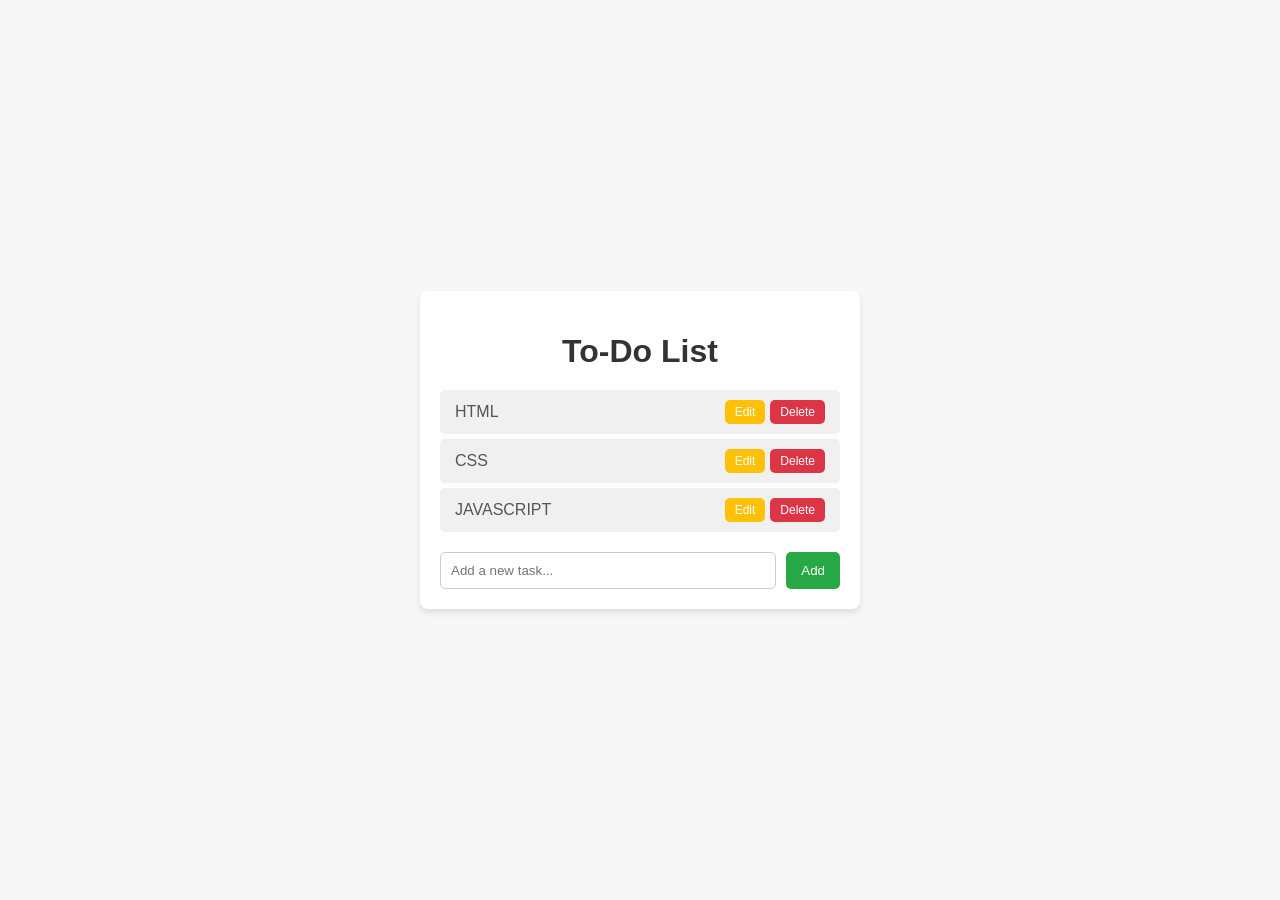
<file: index.html>
<!DOCTYPE html>
<html lang="en">
  <head>
    <meta charset="UTF-8">
    <meta name="viewport" content="width=device-width, initial-scale=1.0">
    <title>To-Do List</title>
  </head>
  <body>
    <div class="container">
      <h1>To-Do List</h1>
      <ul class="todo-list">
        <li> HTML <div class="actions">
            <button class="edit">Edit</button>
            <button class="delete">Delete</button>
          </div>
        </li>
        <li> CSS <div class="actions">
            <button class="edit">Edit</button>
            <button class="delete">Delete</button>
          </div>
        </li>
        <li> JAVASCRIPT <div class="actions">
            <button class="edit">Edit</button>
            <button class="delete">Delete</button>
          </div>
        </li>
      </ul>
      <form class="add-todo">
        <input type="text" placeholder="Add a new task..." required>
        <button type="submit">Add</button>
      </form>
    </div>

    <style>
      body {
        font-family: Arial, sans-serif;
        background-color: #f7f7f7;
        margin: 0;
        padding: 0;
        display: flex;
        justify-content: center;
        align-items: center;
        height: 100vh;
      }

      .container {
        background: #ffffff;
        padding: 20px;
        border-radius: 8px;
        box-shadow: 0 4px 6px rgba(0, 0, 0, 0.1);
        width: 100%;
        max-width: 400px;
        text-align: center;
      }

      h1 {
        margin-bottom: 20px;
        color: #333;
      }

      .todo-list {
        list-style: none;
        padding: 0;
        margin: 0;
        margin-bottom: 20px;
      }

      .todo-list li {
        background: #f0f0f0;
        margin: 5px 0;
        padding: 10px 15px;
        border-radius: 5px;
        display: flex;
        justify-content: space-between;
        align-items: center;
        font-size: 16px;
        color: #555;
        position: relative;
      }

      .actions {
        display: flex;
        gap: 5px;
      }

      .actions .edit,
      .actions .delete {
        border: none;
        border-radius: 5px;
        padding: 5px 10px;
        font-size: 12px;
        cursor: pointer;
      }

      .actions .edit {
        background: #ffc107;
        color: #fff;
      }

      .actions .edit:hover {
        background: #e0a800;
      }

      .actions .delete {
        background: #dc3545;
        color: #fff;
      }

      .actions .delete:hover {
        background: #c82333;
      }

      form.add-todo {
        display: flex;
        gap: 10px;
      }

      form.add-todo input {
        flex: 1;
        padding: 10px;
        border: 1px solid #ccc;
        border-radius: 5px;
      }

      form.add-todo button {
        background: #28a745;
        color: #fff;
        border: none;
        border-radius: 5px;
        padding: 10px 15px;
        cursor: pointer;
      }

      form.add-todo button:hover {
        background: #218838;
      }
    </style>
  </body>
</html>
</file>
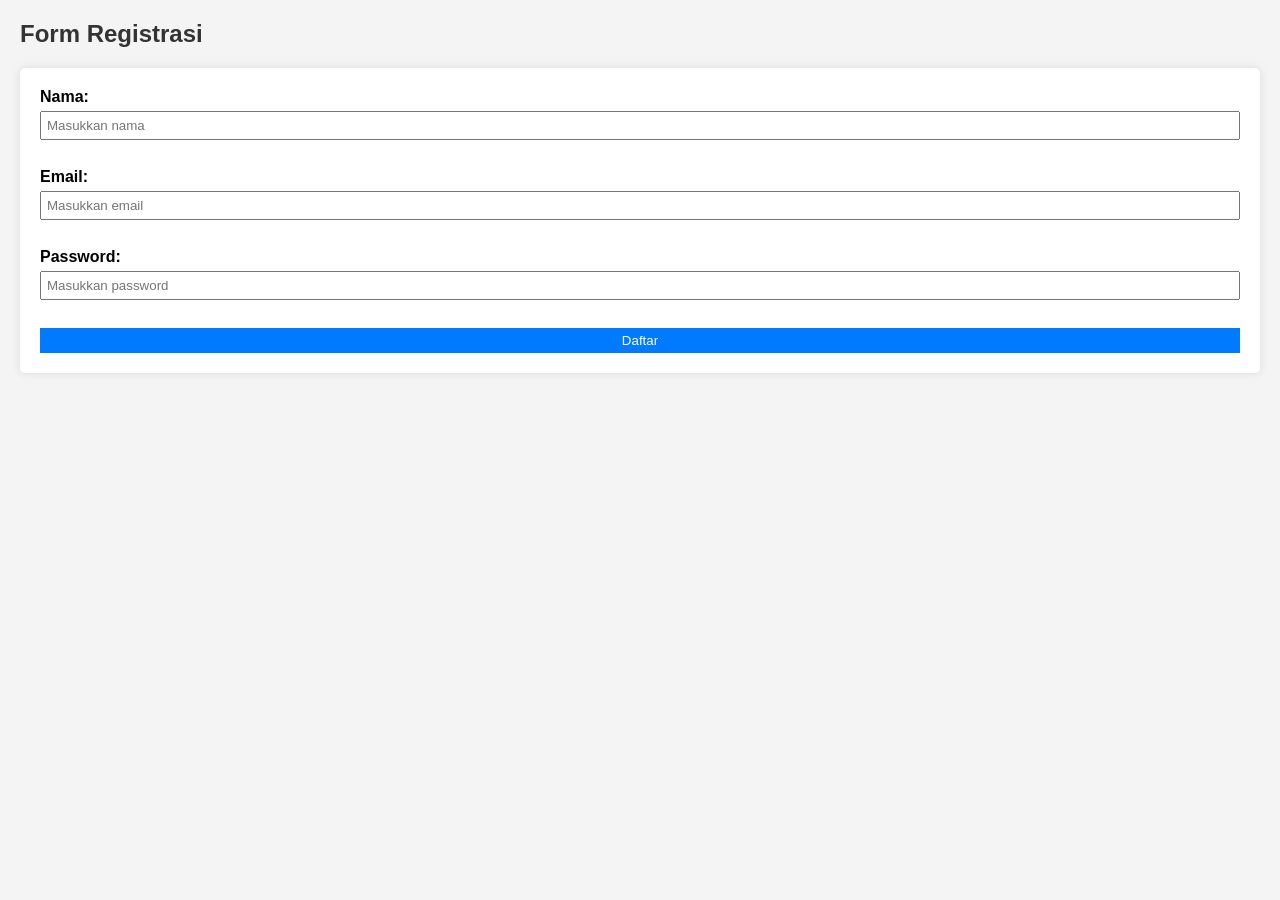
<file: codelab/bagian2/index.html>
<!DOCTYPE html>
<html lang="en">
<head>
    <meta charset="UTF-8">
    <meta name="viewport" content="width=device-width, initial-scale=1.0">
    <title>Form Validation Sederhana</title>
    <link rel="stylesheet" href="styles.css">
</head>
<body>
    <h2>Form Registrasi</h2>
    <form id="registrationForm">
        <label for="name">Nama:</label>
        <input type="text" id="name" placeholder="Masukkan nama">
        <small class="error" id="nameError"></small>
        <br><br>
        
        <label for="email">Email:</label>
        <input type="email" id="email" placeholder="Masukkan email">
        <small class="error" id="emailError"></small>
        <br><br>
        
        <label for="password">Password:</label>
        <input type="password" id="password" placeholder="Masukkan password">
        <small class="error" id="passwordError"></small>
        <br><br>
        
        <button type="button" onclick="validateForm()">Daftar</button>
    </form>
    
    <script src="script.js"></script>
</body>
</html>
</file>
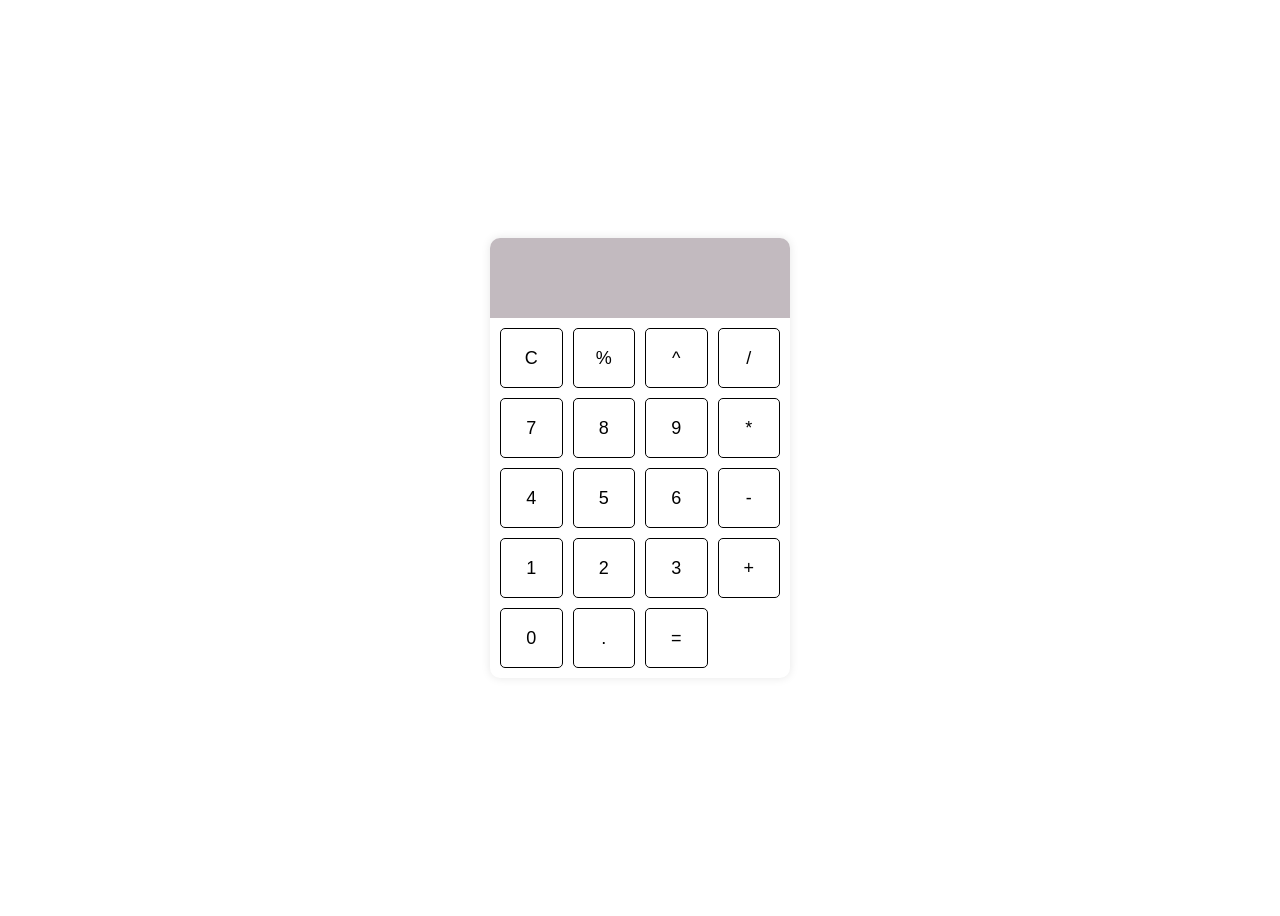
<file: demo/Tugas1/index.html>
<!DOCTYPE html>
<html lang="en">
<head>
    <meta charset="UTF-8">
    <meta name="viewport" content="width=device-width, initial-scale=1.0">
    <title>Calculator</title>
    <link rel="stylesheet" href="style.css">
</head>
<body>
    <div class="calculator">
        <input type="text" id="display" readonly>
        <div class="buttons">
            <button onclick="clearDisplay()">C</button>
            <button onclick="appendToDisplay('%')">%</button>
            <button onclick="appendToDisplay('^')">^</button>
            <button onclick="appendToDisplay('/')">/</button>

            <button onclick="appendToDisplay('7')">7</button>
            <button onclick="appendToDisplay('8')">8</button>
            <button onclick="appendToDisplay('9')">9</button>
            <button onclick="appendToDisplay('*')">*</button>

            <button onclick="appendToDisplay('4')">4</button>
            <button onclick="appendToDisplay('5')">5</button>
            <button onclick="appendToDisplay('6')">6</button>
            <button onclick="appendToDisplay('-')">-</button>

            <button onclick="appendToDisplay('1')">1</button>
            <button onclick="appendToDisplay('2')">2</button>
            <button onclick="appendToDisplay('3')">3</button>
            <button onclick="appendToDisplay('+')">+</button>

            <button onclick="appendToDisplay('0')">0</button>
            <button onclick="appendToDisplay('.')">.</button>
            <button onclick="calculate()">=</button>
        </div>
    </div>
    <script src="script.js"></script>
</body>
</html>
</file>
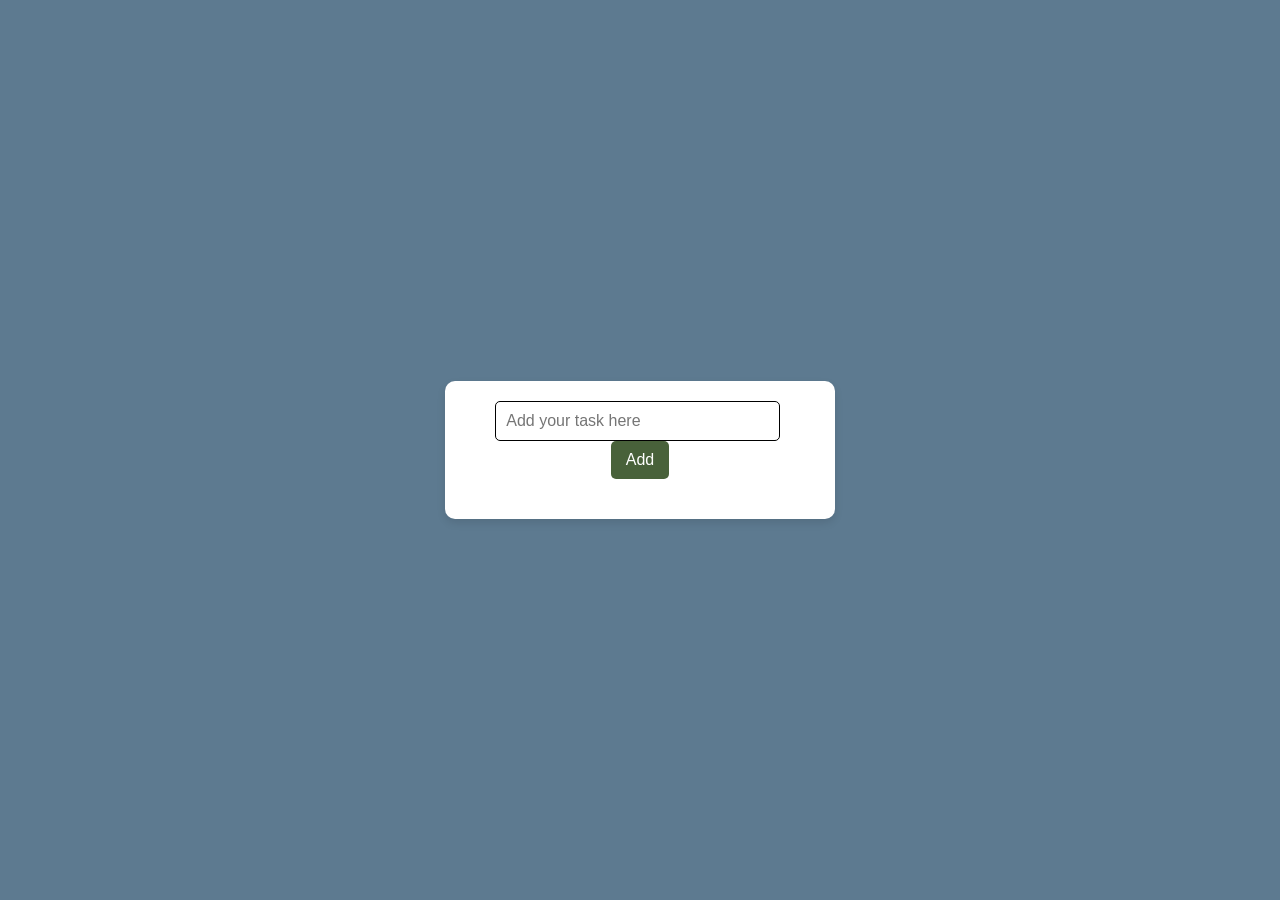
<file: demo/Tugas2/index.html>
<!DOCTYPE html>
<html lang="en">
<head>
    <meta charset="UTF-8">
    <meta name="viewport" content="width=device-width, initial-scale=1.0">
    <title>To-Do List</title>
    <link rel="stylesheet" href="style.css">
</head>
<body>
    <div class="todo-container">
        <input type="text" id="todo-input" placeholder="Add your task here">
        <button id="add-button" onclick="addTodo()">Add</button>
        <ul id="todo-list"></ul>
    </div>
    <script src="script.js"></script>
</body>
</html>
</file>
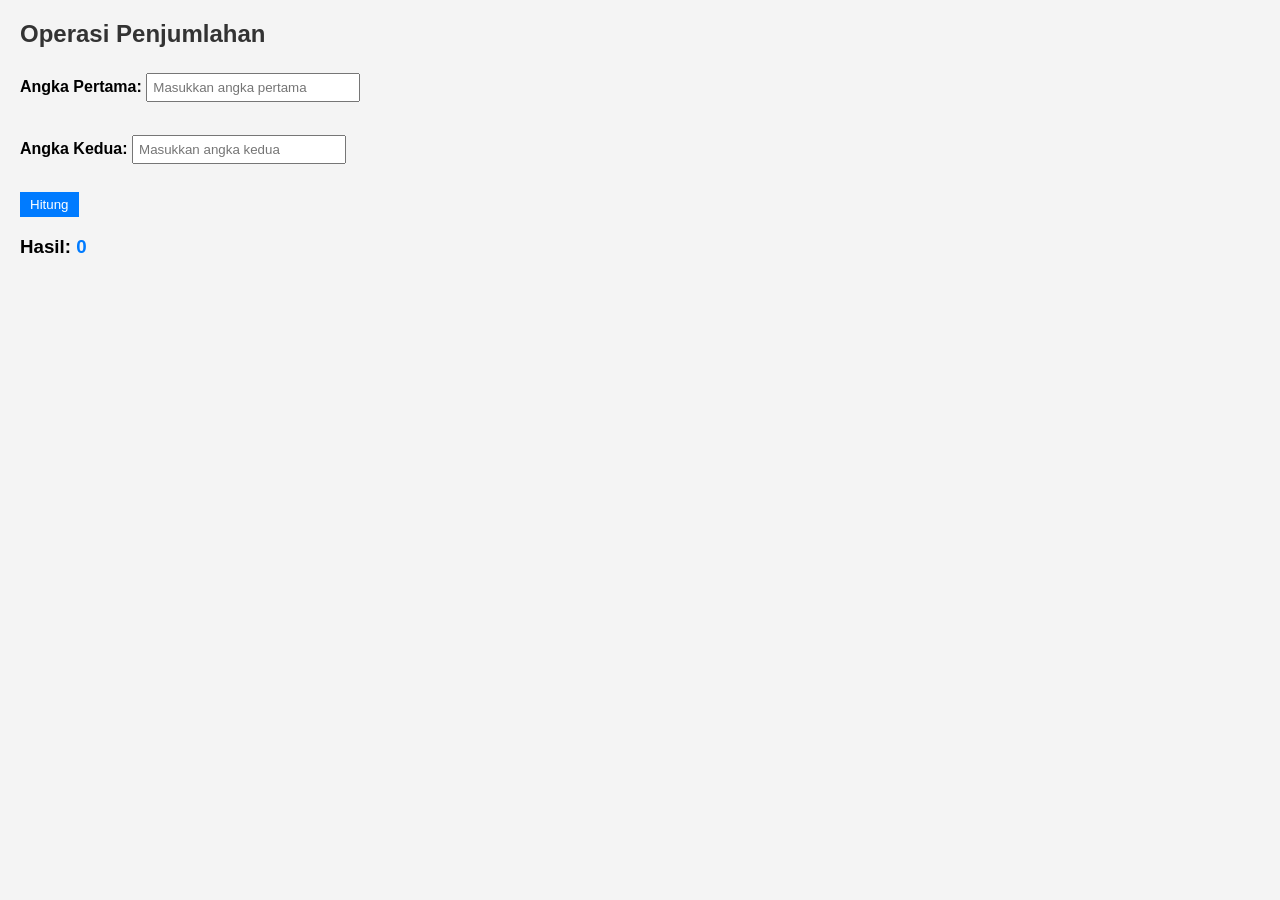
<file: codelab/indeks.html>
<!DOCTYPE html>
<html lang="en">
<head>
    <meta charset="UTF-8">
    <meta name="viewport" content="width=device-width, initial-scale=1.0">
    <title>Operasi Penjumlahan</title>
    <link rel="stylesheet" href="styles.css">
</head>
<body>
    <h2>Operasi Penjumlahan</h2>
    <form>
        <label for="num1">Angka Pertama:</label>
        <input type="number" id="num1" placeholder="Masukkan angka pertama">
        <br><br>
        <label for="num2">Angka Kedua:</label>
        <input type="number" id="num2" placeholder="Masukkan angka kedua">
        <br><br>
        <button type="button" onclick="hitungPenjumlahan()">Hitung</button>
    </form>

    <h3>Hasil: <span id="hasil">0</span></h3>

    <script src="script.js"></script>
</body>
</html>
</file>
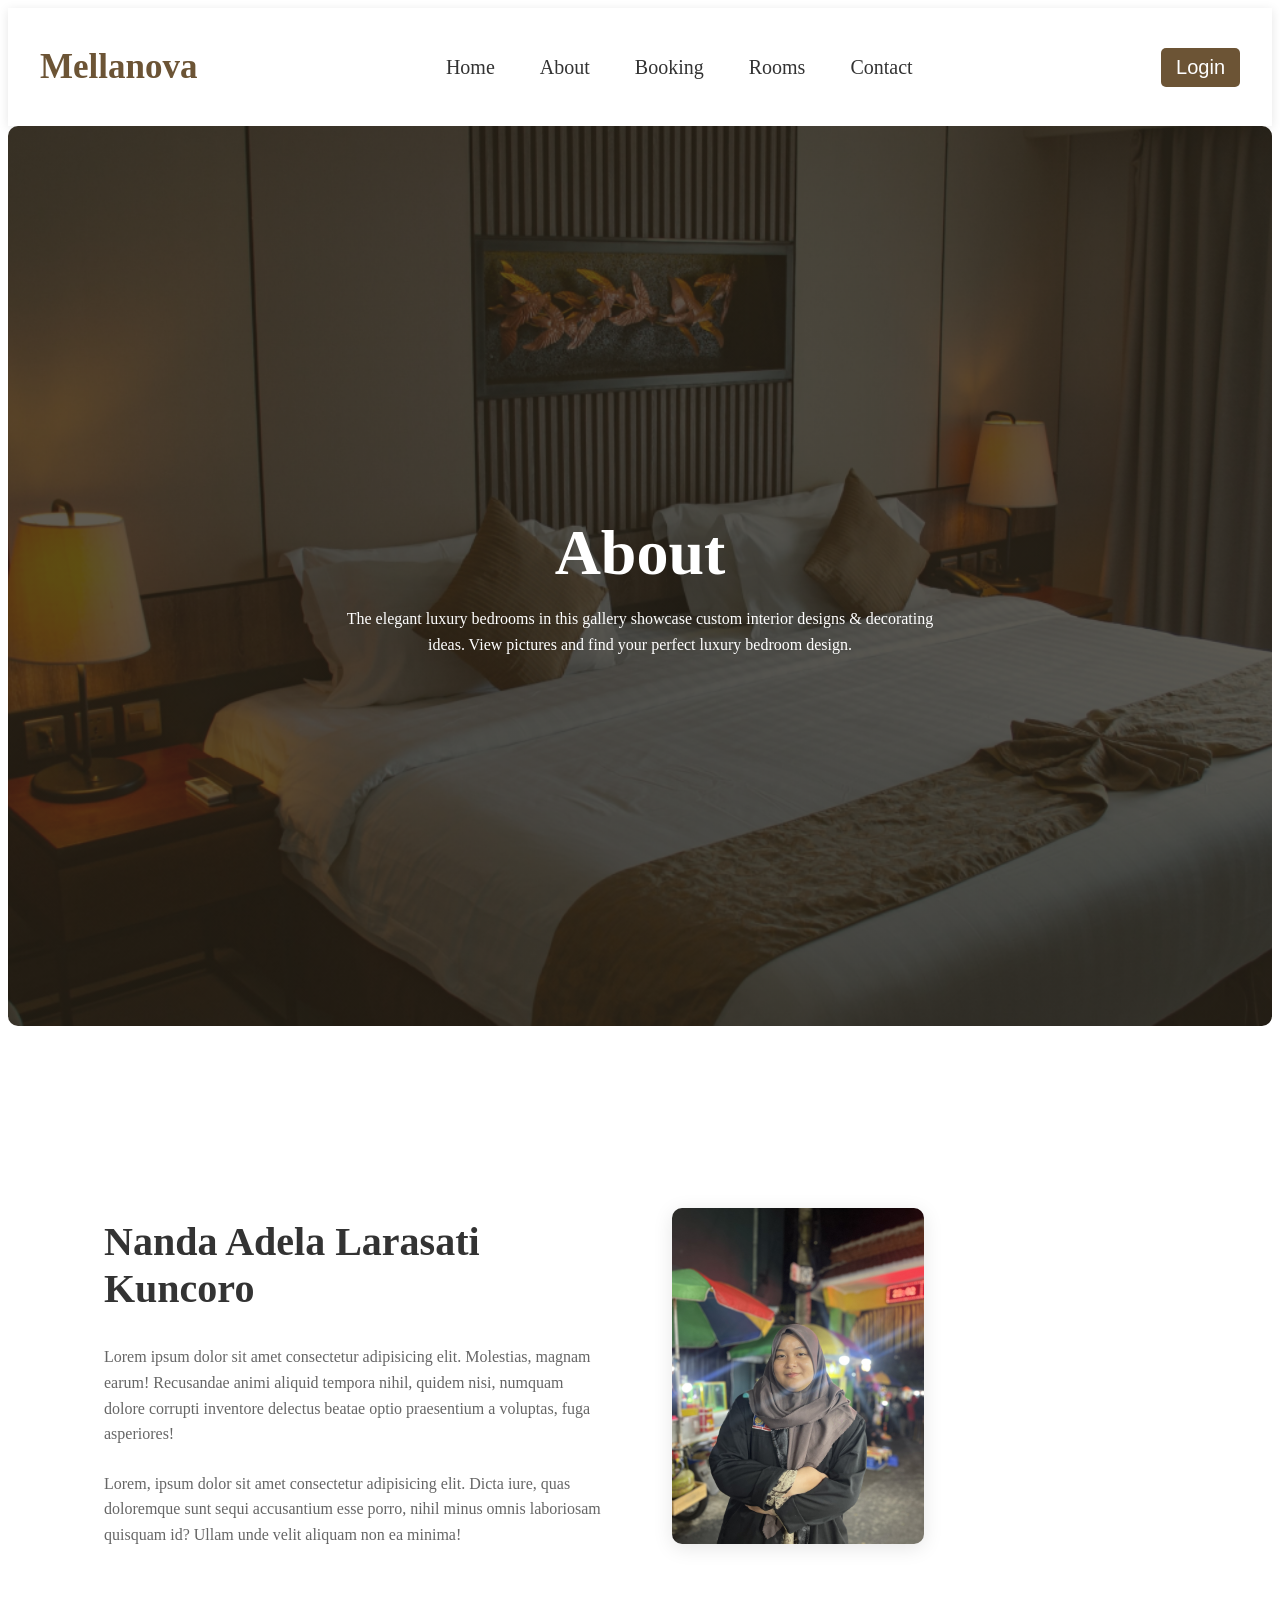
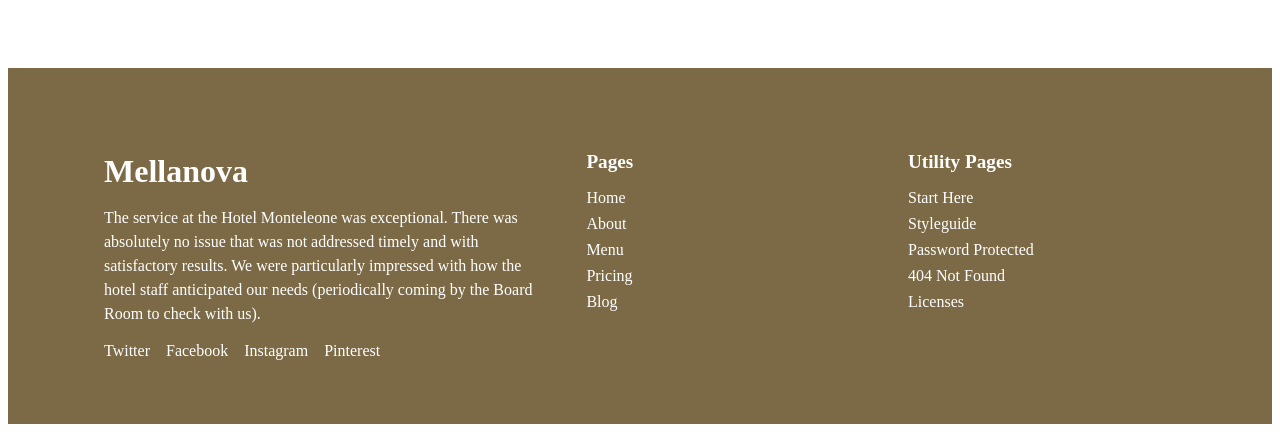
<file: demo/app/html/about.html>
<!DOCTYPE html>
<html lang="en">
<head>
  <meta charset="UTF-8">
  <meta name="viewport" content="width=device-width, initial-scale=1.0">
  <title>Mellanova Hotel</title>
  <link rel="stylesheet" href="../css/about_style.css">
</head>
<body>
  <!-- Navbar -->
  <nav class="nav">
    <div class="menu-nav">
      <h1 class="logo">Mellanova</h1> 
      <div class="menu">
        <a href="homepage.html" class="menu-nav">Home</a>
        <a href="about.html" class="menu-nav">About</a>
        <a href="booking.html" class="menu-nav">Booking</a>
        <a href="rooms.html" class="menu-nav">Rooms</a>
        <a href="contact.html" class="menu-nav">Contact</a>
      </div>
      <div class="right-menu">
        <button class="login">Login</button>
      </div>
    </div>
  </nav>

   <!-- Hero Section -->
   <section class="hero">
    <div class="hero-content">
        <h1>About</h1>
        <p>The elegant luxury bedrooms in this gallery showcase custom interior 
          designs & decorating ideas. View pictures and find your
           perfect luxury bedroom design.</p>
    </div>
    </section>

  <!-- About Section -->
  <section class="about-section">
    <div class="about-content">
        <div class="about-text">
            <h2>Nanda Adela Larasati Kuncoro</h2>
            <p>Lorem ipsum dolor sit amet consectetur adipisicing elit. Molestias, magnam earum! Recusandae animi aliquid tempora nihil, quidem nisi, numquam dolore corrupti inventore delectus beatae optio praesentium a voluptas, fuga asperiores!</p>
            <p>Lorem, ipsum dolor sit amet consectetur adipisicing elit. Dicta iure, quas doloremque sunt sequi accusantium esse porro, nihil minus omnis laboriosam quisquam id? Ullam unde velit aliquam non ea minima!</p>
        </div>
        <div class="about-image">
            <img src="../assets/profil.jpg" alt="About profil">
        </div>
    </div>
  </section>

  <!-- Footer -->
  <footer>
    <div class="footer-content">
      <div class="footer-info">
        <h1 class="logo-footer">Mellanova</h1> 
        <p>
          The service at the Hotel Monteleone was exceptional. There was absolutely 
          no issue that was not addressed timely and with satisfactory results. We were 
          particularly impressed with how the hotel staff anticipated our needs (periodically 
          coming by the Board Room to check with us).
        </p>
        <div class="social-links">
          <a href="#">Twitter</a>
          <a href="#">Facebook</a>
          <a href="#">Instagram</a>
          <a href="#">Pinterest</a>
        </div>
      </div>
      <div class="footer-links">
        <h3>Pages</h3>
        <a href="homepage.html">Home</a>
        <a href="#">About</a>
        <a href="menu.html">Menu</a>
        <a href="#">Pricing</a>
        <a href="#">Blog</a>
      </div>
      <div class="footer-links">
        <h3>Utility Pages</h3>
        <a href="#">Start Here</a>
        <a href="#">Styleguide</a>
        <a href="#">Password Protected</a>
        <a href="#">404 Not Found</a>
        <a href="#">Licenses</a>
      </div>
    </div>
  </footer>
</body>
</html>
</file>
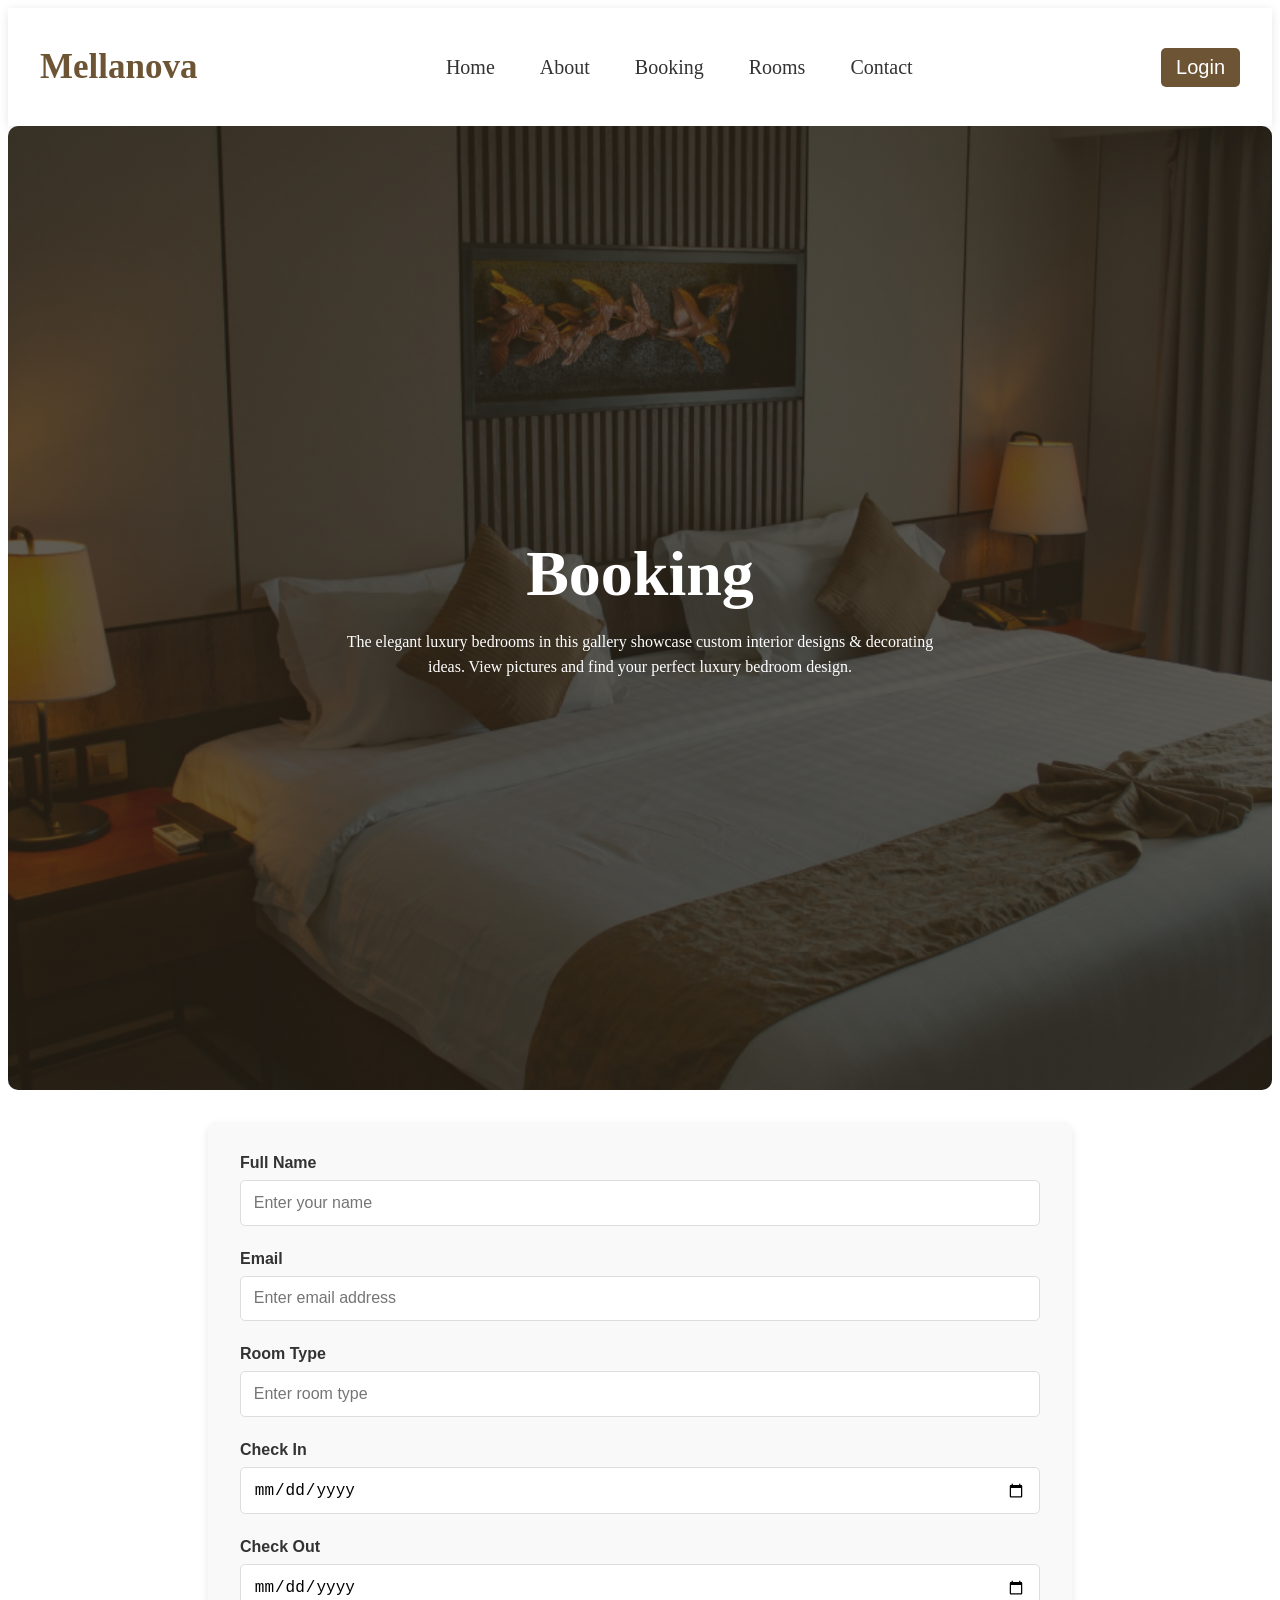
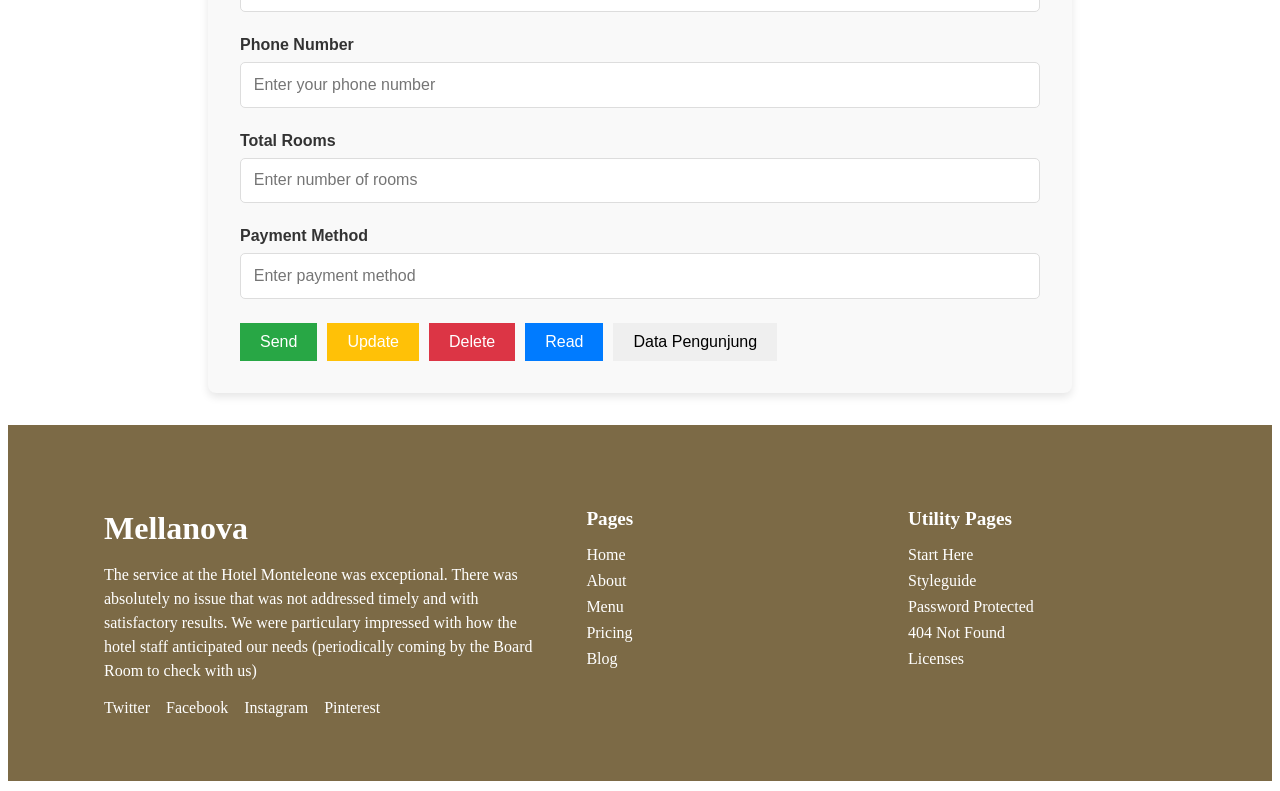
<file: demo/app/html/booking.html>
<!DOCTYPE html>
<html lang="en">
<head>
  <meta charset="UTF-8">
  <meta name="viewport" content="width=device-width, initial-scale=1.0">
  <title>Mellanova Hotel</title>
  <link rel="stylesheet" href="../css/booking_style.css">
</head>
<body>
    <form action="../php/booking.php" method="POST">
    <script src="../js/databackend.js" defer></script>
  <!-- Navbar -->
  <nav class="nav">
    <div class="menu-nav">
      <h1 class="logo">Mellanova</h1> 
      <div class="menu">
        <a href="homepage.html" class="menu-nav">Home</a>
        <a href="about.html" class="menu-nav">About</a>
        <a href="booking.html" class="menu-nav">Booking</a>
        <a href="rooms.html" class="menu-nav">Rooms</a>
        <a href="contact.html" class="menu-nav">Contact</a>
      </div>
      <div class="right-menu">
        <button class="login">Login</button>
      </div>
    </div>
  </nav>
   <!-- Hero Section -->
   <section class="hero">
    <div class="hero-content">
        <h1>Booking</h1>
        <p>The elegant luxury bedrooms in this gallery showcase custom interior 
          designs & decorating ideas. View pictures and find your
           perfect luxury bedroom design.</p>
      </div>
    </section>
 <!-- Booking Section -->
 <div class="container">
    <form action="" method="POST"> <!-- Ubah menjadi POST -->
        <div class="form-group">
            <label for="name">Full Name</label>
            <input type="text" id="name" name="full_name" placeholder="Enter your name" required>
        </div>
        <div class="form-group">
            <label for="email">Email</label>
            <input type="email" id="email" name="email" placeholder="Enter email address" required>
        </div>
        <div class="form-group">
            <label for="room-type">Room Type</label>
            <input type="text" id="room-type" name="room_type" placeholder="Enter room type" required>
        </div>
        <div class="form-group">
            <label for="check-in">Check In</label>
            <input type="date" id="check-in" name="check_in" placeholder="Select check-in date" required>
        </div>
        <div class="form-group">
            <label for="check-out">Check Out</label>
            <input type="date" id="check-out" name="check_out" placeholder="Select check-out date" required>
        </div>
        <div class="form-group">
            <label for="phone">Phone Number</label>
            <input type="tel" id="phone" name="phone_number" placeholder="Enter your phone number" required>
        </div>
        <div class="form-group">
            <label for="total-room">Total Rooms</label>
            <input type="number" id="total-room" name="total_rooms" placeholder="Enter number of rooms" required>
        </div>
        <div class="form-group">
            <label for="payment-method">Payment Method</label>
            <input type="text" id="payment-method" name="payment_method" placeholder="Enter payment method" required>
        </div>
        <div class="button-group">
            <button type="submit" id="submit-btn">Send</button>
            <button type="button" id="update-btn">Update</button>
            <button type="button" id="delete-btn">Delete</button>
            <button type="button" id="read-btn">Read</button>
            <button class="btn" onclick="location.href='data.html';">Data Pengunjung</button>
        </div>
    </form>
</div>

  <!-- Footer -->
<footer>
    <div class="footer-content">
        <div class="footer-info">
            <h1 class="logo-footer">Mellanova</h1> 
            <p>The service at the Hotel Monteleone was exceptional. There was absolutely no issue that was not addressed timely and with satisfactory results. We were particulary impressed with how the hotel staff anticipated our needs (periodically coming by the Board Room to check with us)</p>
            <div class="social-links">
                <a href="#">Twitter</a>
                <a href="#">Facebook</a>
                <a href="#">Instagram</a>
                <a href="#">Pinterest</a>
            </div>
        </div>
        <div class="footer-links">
            <h3>Pages</h3>
            <a href="homepage.html">Home</a>
            <a href="#">About</a>
            <a href="menu.html">Menu</a>
            <a href="#">Pricing</a>
            <a href="#">Blog</a>
        </div>
        <div class="footer-links">
            <h3>Utility Pages</h3>
            <a href="#">Start Here</a>
            <a href="#">Styleguide</a>
            <a href="#">Password Protected</a>
            <a href="#">404 Not Found</a>
            <a href="#">Licenses</a>
        </div>
    </div>
</footer>


</body>
</html>
</file>
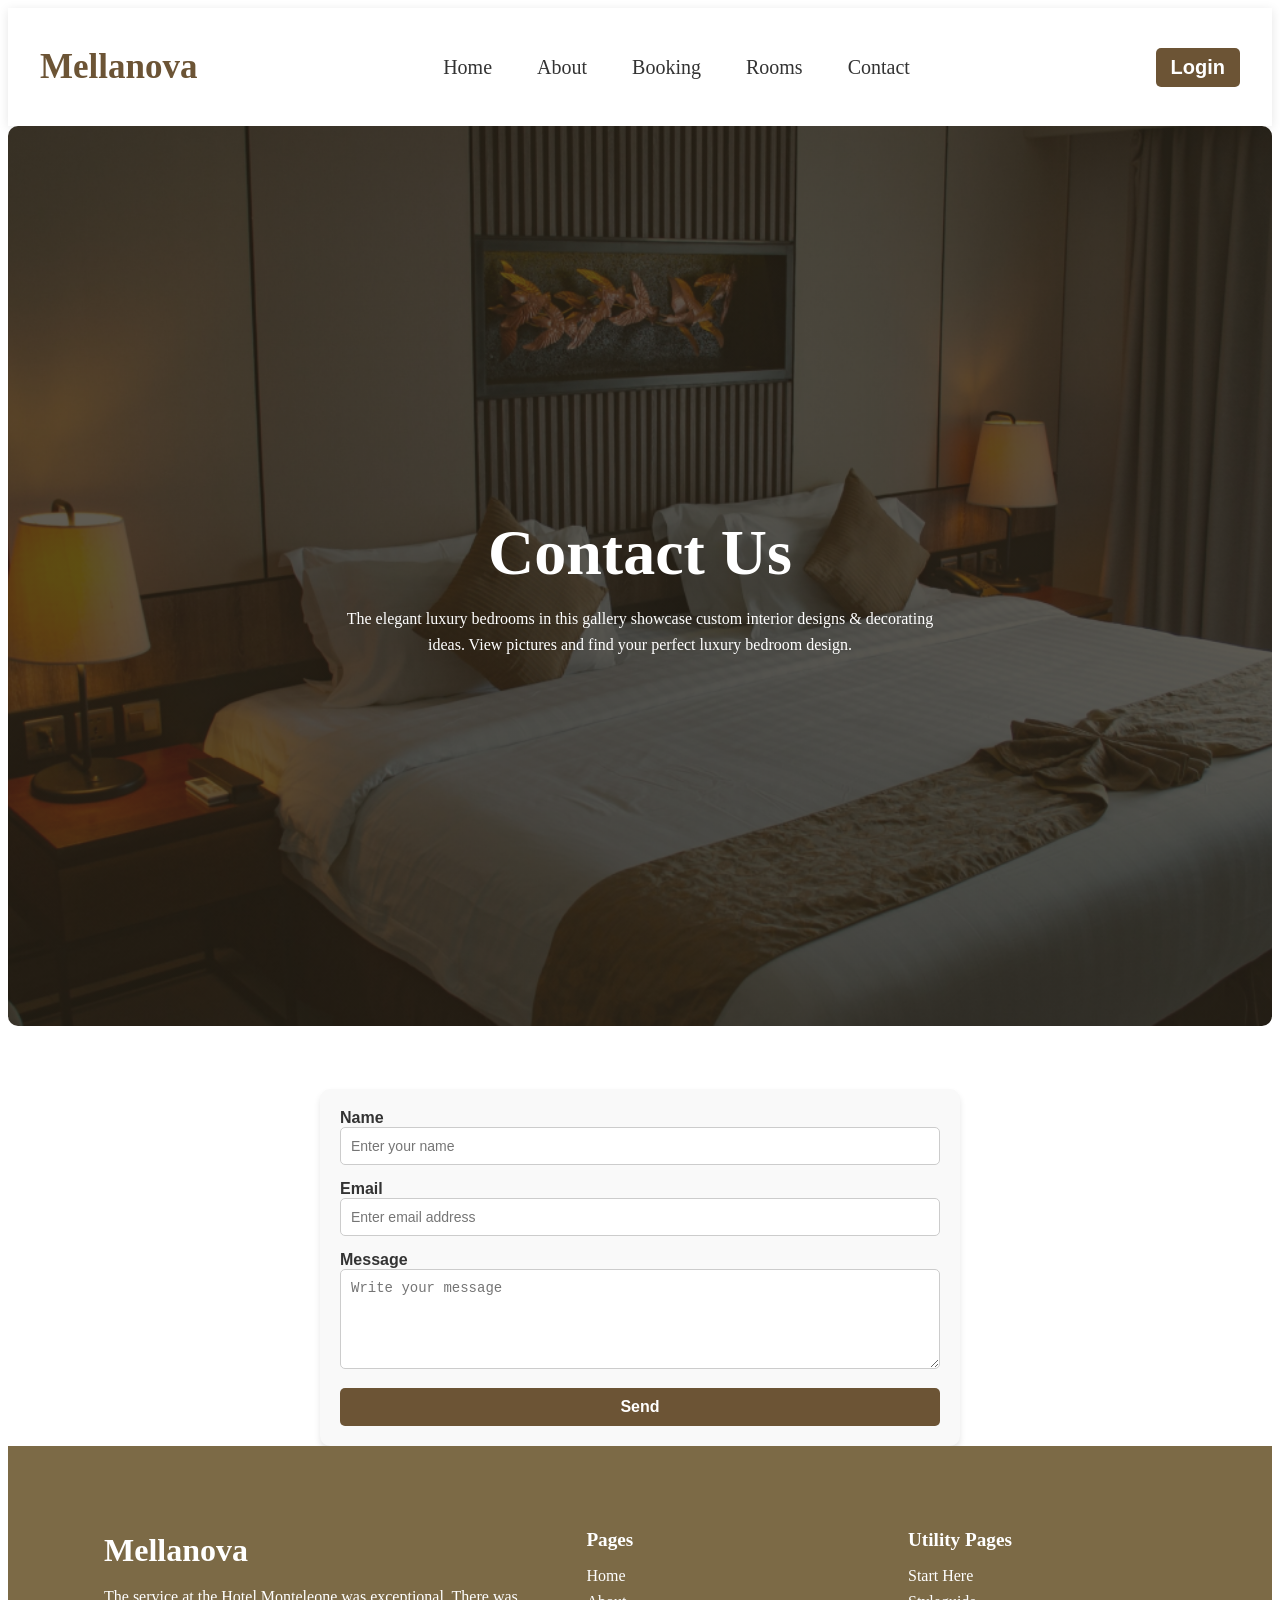
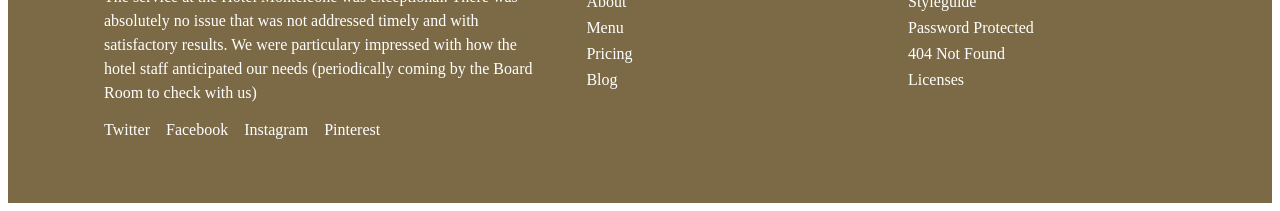
<file: demo/app/html/contact.html>
<!DOCTYPE html>
<html lang="en">
<head>
  <meta charset="UTF-8">
  <meta name="viewport" content="width=device-width, initial-scale=1.0">
  <title>Mellanova Hotel</title>
  <link rel="stylesheet" href="../css/contact_style.css">
</head>
<body>
  <!-- Navbar -->
  <nav class="nav">
    <div class="menu-nav">
      <h1 class="logo">Mellanova</h1> 
      <div class="menu">
        <a href="homepage.html" class="menu-nav">Home</a>
        <a href="about.html" class="menu-nav">About</a>
        <a href="booking.html" class="menu-nav">Booking</a>
        <a href="rooms.html" class="menu-nav">Rooms</a>
        <a href="contact.html" class="menu-nav">Contact</a>
      </div>
      <div class="right-menu">
        <button class="login">Login</button>
      </div>
    </div>
  </nav>
   <!-- Hero Section -->
   <section class="hero">
    <div class="hero-content">
        <h1>Contact Us</h1>
        <p>The elegant luxury bedrooms in this gallery showcase custom interior 
          designs & decorating ideas. View pictures and find your
           perfect luxury bedroom design.</p>
    </div>
    </section>

    <div class="container">
      <form action="#">
          <div class="form-group">
              <label for="name">Name</label>
              <input type="text" id="name" placeholder="Enter your name">
          </div>
          <div class="form-group">
              <label for="email">Email</label>
              <input type="email" id="email" placeholder="Enter email address">
          </div>
          <div class="form-group">
              <label for="message">Message</label>
              <textarea id="message" placeholder="Write your message"></textarea>
          </div>
          <button type="submit" id="submit-btn">Send</button>
      </form>
  </div>

<footer>
    <div class="footer-content">
        <div class="footer-info">
            <h1 class="logo-footer">Mellanova</h1> 
            <p>The service at the Hotel Monteleone was exceptional. There was absolutely no issue that was not addressed timely and with satisfactory results. We were particulary impressed with how the hotel staff anticipated our needs (periodically coming by the Board Room to check with us)</p>
            <div class="social-links">
                <a href="#">Twitter</a>
                <a href="#">Facebook</a>
                <a href="#">Instagram</a>
                <a href="#">Pinterest</a>
            </div>
        </div>
        <div class="footer-links">
            <h3>Pages</h3>
            <a href="homepage.html">Home</a>
            <a href="#">About</a>
            <a href="menu.html">Menu</a>
            <a href="#">Pricing</a>
            <a href="#">Blog</a>
        </div>
        <div class="footer-links">
            <h3>Utility Pages</h3>
            <a href="#">Start Here</a>
            <a href="#">Styleguide</a>
            <a href="#">Password Protected</a>
            <a href="#">404 Not Found</a>
            <a href="#">Licenses</a>
        </div>
    </div>
</footer>
<script src="../js/alert_contact.js" defer></script>
</body>
</html>
</file>
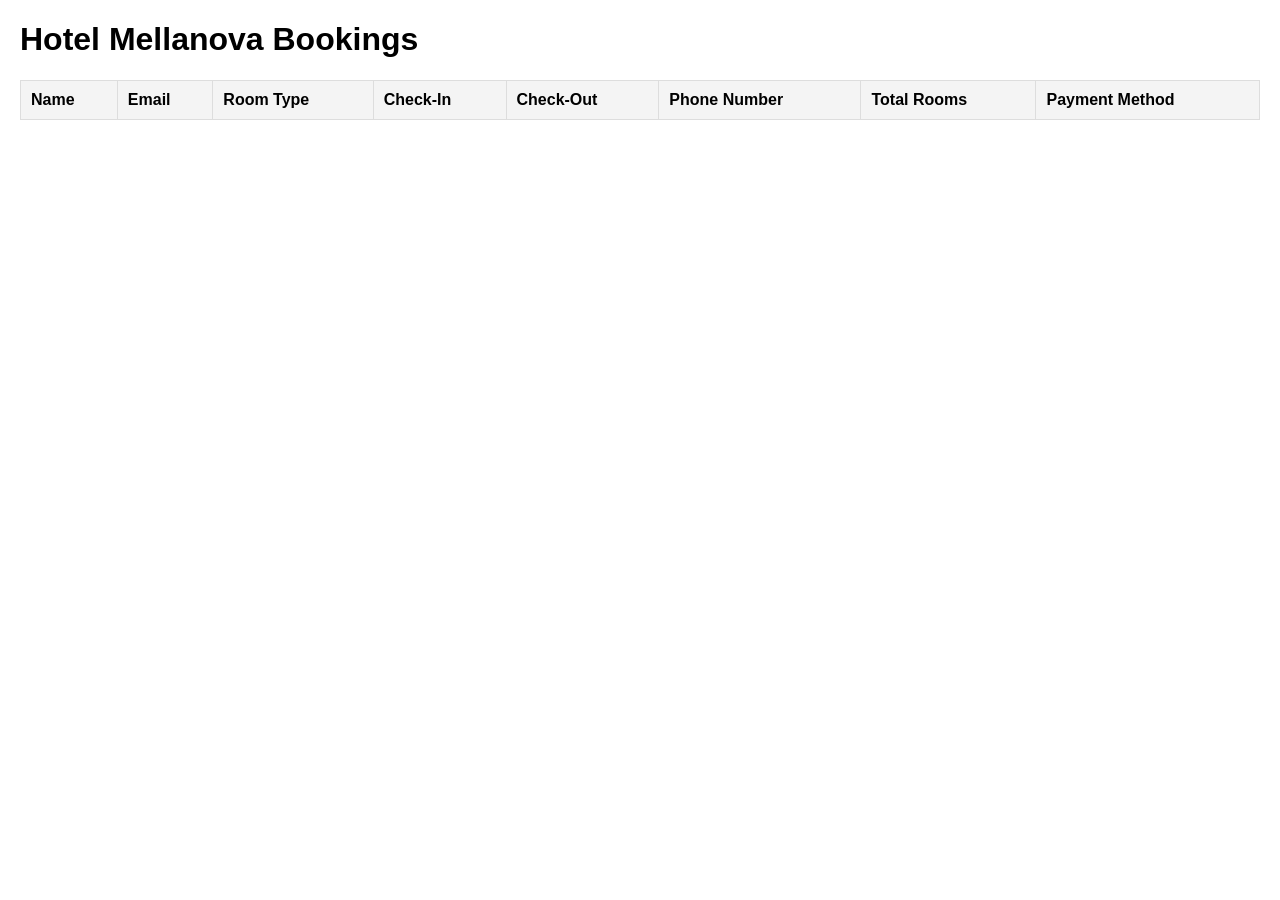
<file: demo/app/html/data.html>
<!DOCTYPE html>
<html lang="en">
<head>
    <meta charset="UTF-8">
    <meta name="viewport" content="width=device-width, initial-scale=1.0">
    <title>Hotel Mellanova</title>
    <style>
        body {
            font-family: Arial, sans-serif;
            margin: 20px;
        }
        table {
            width: 100%;
            border-collapse: collapse;
            margin-top: 20px;
        }
        th, td {
            border: 1px solid #ddd;
            padding: 10px;
            text-align: left;
        }
        th {
            background-color: #f4f4f4;
        }
    </style>
</head>
<body>
    <h1>Hotel Mellanova Bookings</h1>
    <table id="bookingsTable">
        <thead>
            <tr>
                <th>Name</th>
                <th>Email</th>
                <th>Room Type</th>
                <th>Check-In</th>
                <th>Check-Out</th>
                <th>Phone Number</th>
                <th>Total Rooms</th>
                <th>Payment Method</th>
            </tr>
        </thead>
        <tbody>
            <!-- Data bookings akan ditambahkan di sini -->
        </tbody>
    </table>

    <script>
        // Mengambil data booking dari API
        fetch('http://localhost/php_folder_praktikum/Modul_4_Demo/app/php/booking.php')
            .then(response => {
                if (!response.ok) {
                    throw new Error('Network response was not ok');
                }
                return response.json();
            })
            .then(data => {
                const bookingsTable = document.getElementById('bookingsTable').querySelector('tbody');
                const {results} = data;
                results.forEach(booking => {
                    const row = document.createElement('tr');
                    row.innerHTML = `
                        <td>${booking.full_name}</td>
                        <td>${booking.email}</td>
                        <td>${booking.room_type}</td>
                        <td>${booking.check_in}</td>
                        <td>${booking.check_out}</td>
                        <td>${booking.phone_number}</td>
                        <td>${booking.total_rooms}</td>
                        <td>${booking.payment_method}</td>
                    `;
                    bookingsTable.appendChild(row);
                });
            })
            .catch(error => {
                console.error('Error:', error);
            });
    </script>
</body>
</html>
</file>
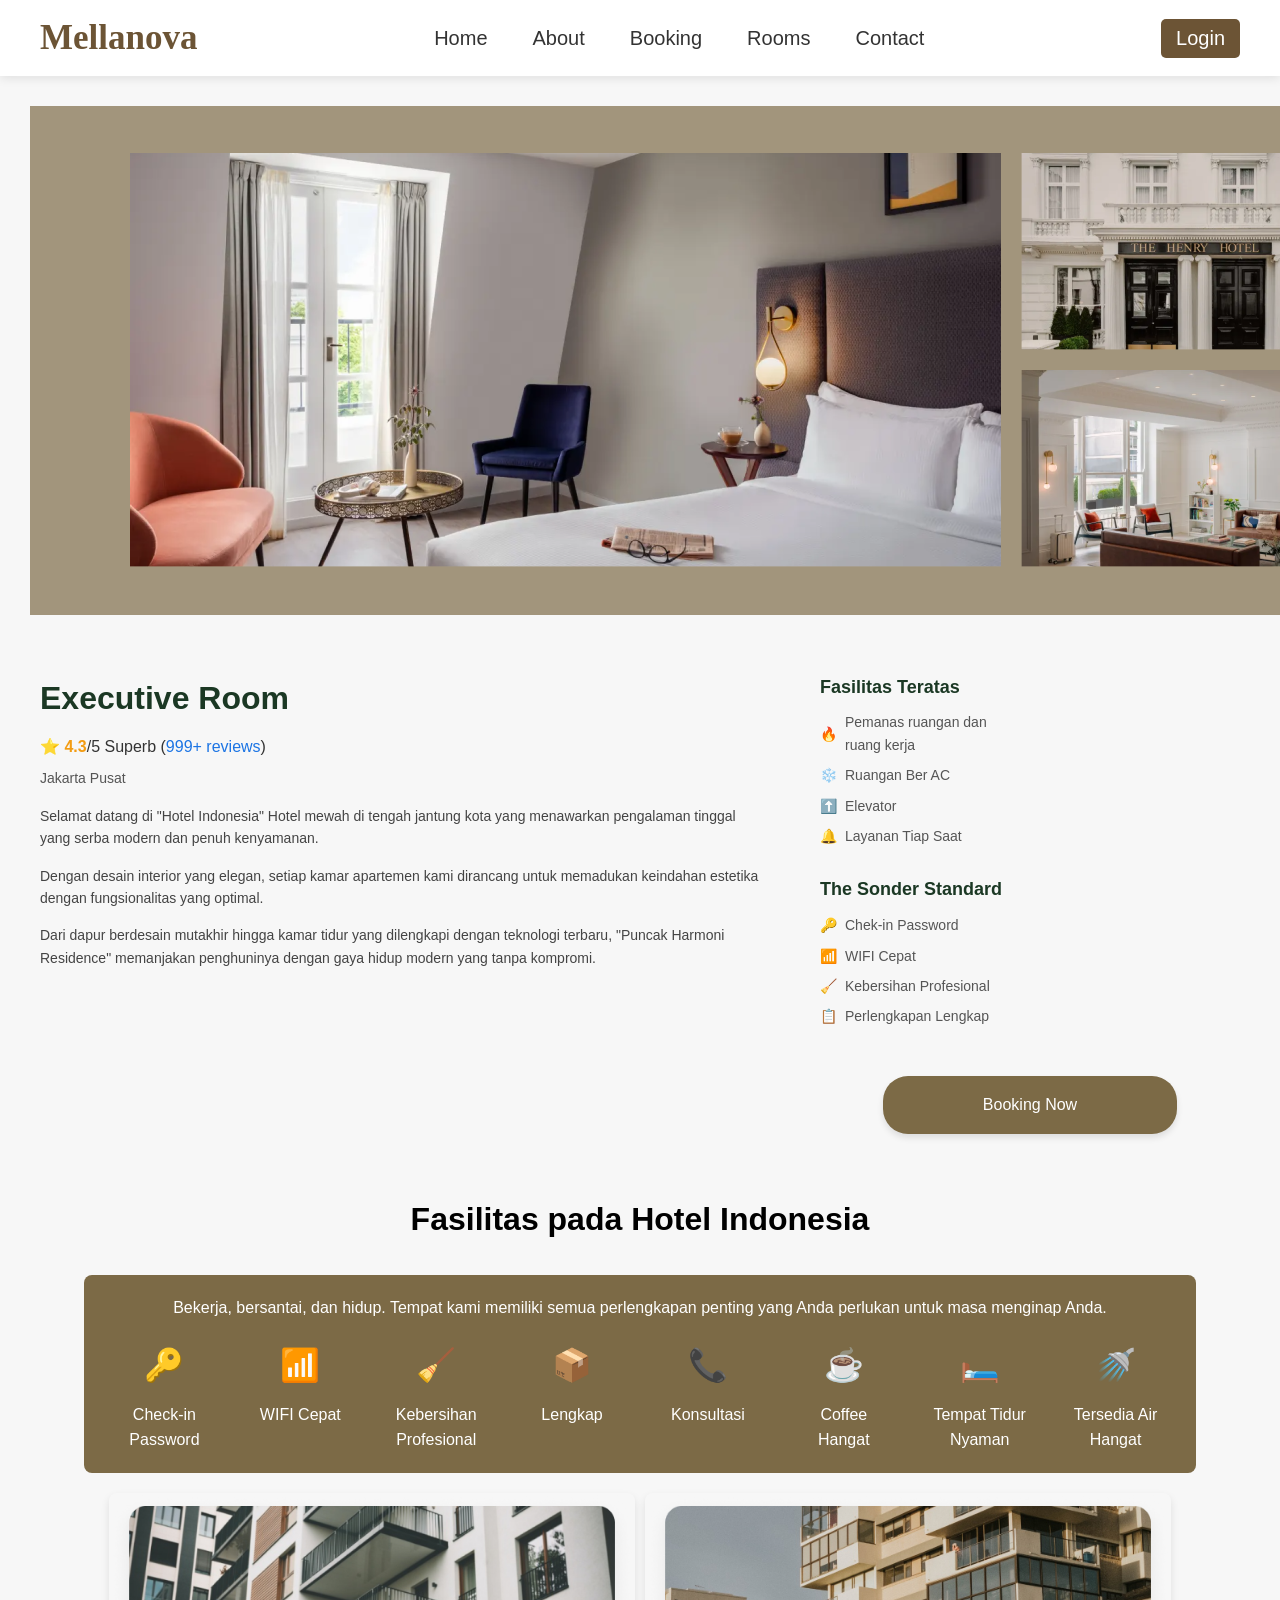
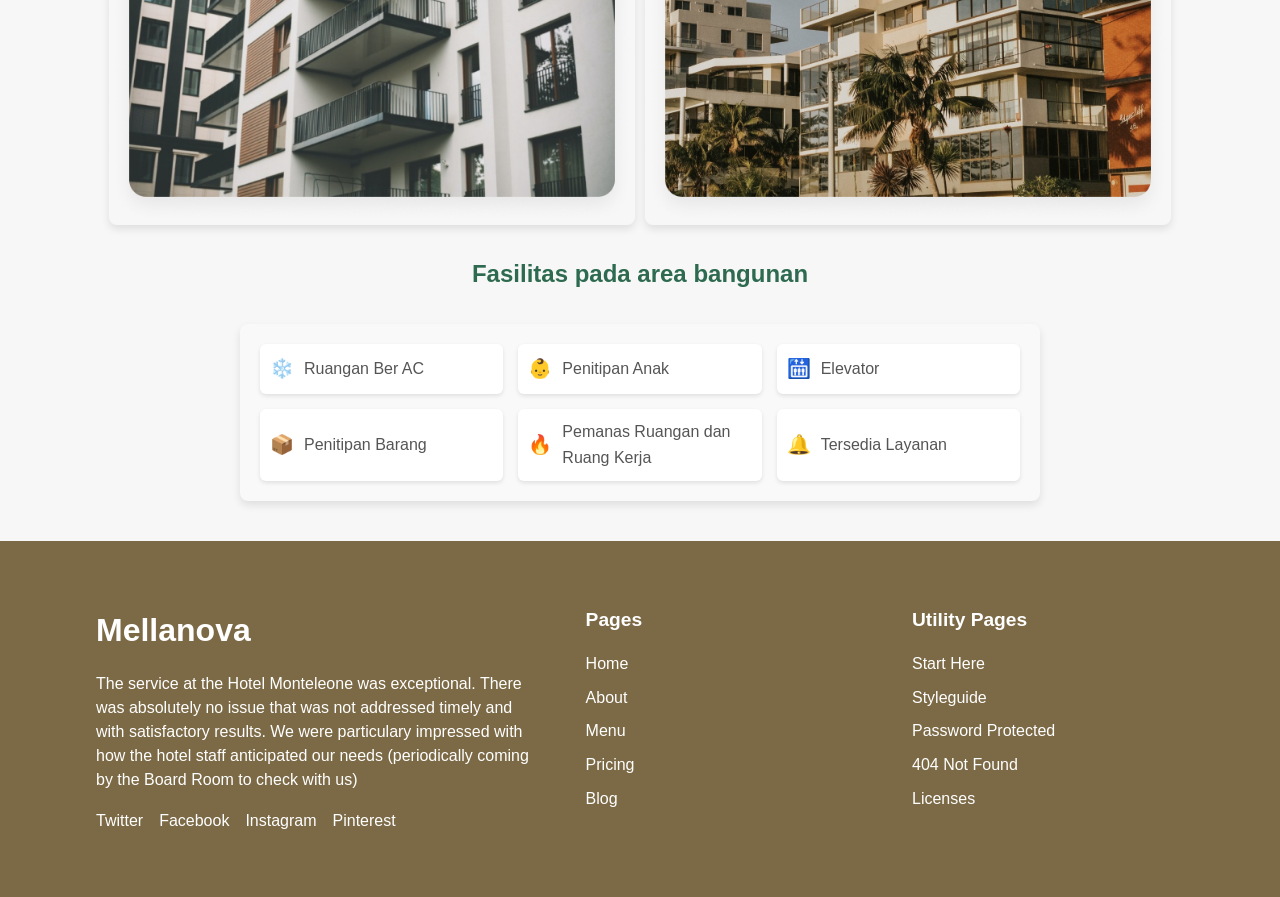
<file: demo/app/html/detail_room.html>
<!DOCTYPE html>
<html lang="en">
<head>
  <meta charset="UTF-8">
  <meta name="viewport" content="width=device-width, initial-scale=1.0">
  <title>Mellanova Hotel</title>
  <link rel="stylesheet" href="../css/detail_room_style.css">
</head>
<body>
  <!-- Navbar -->
  <nav class="nav">
    <div class="menu-nav">
      <h1 class="logo">Mellanova</h1> 
      <div class="menu">
        <a href="homepage.html" class="menu-nav">Home</a>
        <a href="about.html" class="menu-nav">About</a>
        <a href="booking.html" class="menu-nav">Booking</a>
        <a href="rooms.html" class="menu-nav">Rooms</a>
        <a href="contact.html" class="menu-nav">Contact</a>
      </div>
      <div class="right-menu">
        <button class="login">Login</button>
      </div>
    </div>
  </nav>
  <!-- Detail kamar -->
   <div class="foto-room">
    <img src = "../assets/foto-room.png" alt = "foto-room">
   </div>
   <main class="room-detail">
    <div class="container">
        <section class="left-section">
            <h1 class="title">Executive Room</h1>
            <p class="rating">
                ⭐ <span class="score">4.3</span>/5 Superb (<a href="#" class="reviews">999+ reviews</a>)
            </p>
            <p class="location">Jakarta Pusat</p>
            <p class="description">
                Selamat datang di "Hotel Indonesia" Hotel mewah di tengah jantung kota yang menawarkan pengalaman tinggal yang serba modern dan penuh kenyamanan.
            </p>
            <p class="description">
                Dengan desain interior yang elegan, setiap kamar apartemen kami dirancang untuk memadukan keindahan estetika dengan fungsionalitas yang optimal.
            </p>
            <p class="description">
                Dari dapur berdesain mutakhir hingga kamar tidur yang dilengkapi dengan teknologi terbaru, "Puncak Harmoni Residence" memanjakan penghuninya dengan gaya hidup modern yang tanpa kompromi.
            </p>
        </section>
        <section class="right-section">
          <div class="facilities-container">
              <h3 class="facilities-title">Fasilitas Teratas</h3>
              <ul class="facilities-list">
                  <li><span>🔥</span> Pemanas ruangan dan ruang kerja</li>
                  <li><span>❄️</span> Ruangan Ber AC</li>
                  <li><span>⬆️</span> Elevator</li>
                  <li><span>🔔</span> Layanan Tiap Saat</li>
              </ul>
          </div>
          <div class="standard-container">
              <h3 class="standard-title">The Sonder Standard</h3>
              <ul class="sonder-list">
                  <li><span>🔑</span> Chek-in Password</li>
                  <li><span>📶</span> WIFI Cepat</li>
                  <li><span>🧹</span> Kebersihan Profesional</li>
                  <li><span>📋</span> Perlengkapan Lengkap</li>
              </ul>
          </div>
          <div class="cta-button">
            <button onclick="location.href='booking.html';">Booking Now</button>
        </div>
      </section>  
</main>
<div class="container-fasilitas">
  <header class="header-fasilitas">
      <h1>Fasilitas pada Hotel Indonesia</h1>
  </header>
  <section class="services-fasilitas">
      <div class="services-header-fasilitas">
          <p>Bekerja, bersantai, dan hidup. Tempat kami memiliki semua perlengkapan penting yang Anda perlukan untuk masa menginap Anda.</p>
      </div>
      <div class="service-icons-fasilitas">
          <div><span>🔑</span><p>Check-in Password</p></div>
          <div><span>📶</span><p>WIFI Cepat</p></div>
          <div><span>🧹</span><p>Kebersihan Profesional</p></div>
          <div><span>📦</span><p>Lengkap</p></div>
          <div><span>📞</span><p>Konsultasi</p></div>
          <div><span>☕</span><p>Coffee Hangat</p></div>
          <div><span>🛏️</span><p>Tempat Tidur Nyaman</p></div>
          <div><span>🚿</span><p>Tersedia Air Hangat</p></div>
      </div>
  </section>
  <section class="facilities">
      <div class="images">
          <img src="../assets/bangunan1.png" alt="Bangunan 1">
          <img src="../assets/bangunan2.png" alt="Bangunan 2">
      </div>
      <header class="header-fasilitasbangunan">
        <h1>Fasilitas pada area bangunan</h1>
      </header>
      <div class="facility-list">
          <div><span>❄️</span><p>Ruangan Ber AC</p></div>
          <div><span>👶</span><p>Penitipan Anak</p></div>
          <div><span>🛗</span><p>Elevator</p></div>
          <div><span>📦</span><p>Penitipan Barang</p></div>
          <div><span>🔥</span><p>Pemanas Ruangan dan Ruang Kerja</p></div>
          <div><span>🔔</span><p>Tersedia Layanan</p></div>
        </div>
  </section>
</div>

<footer>
    <div class="footer-content">
        <div class="footer-info">
            <h1 class="logo-footer">Mellanova</h1> 
            <p>The service at the Hotel Monteleone was exceptional. There was absolutely no issue that was not addressed timely and with satisfactory results. We were particulary impressed with how the hotel staff anticipated our needs (periodically coming by the Board Room to check with us)</p>
            <div class="social-links">
                <a href="#">Twitter</a>
                <a href="#">Facebook</a>
                <a href="#">Instagram</a>
                <a href="#">Pinterest</a>
            </div>
        </div>
        <div class="footer-links">
            <h3>Pages</h3>
            <a href="homepage.html">Home</a>
            <a href="#">About</a>
            <a href="menu.html">Menu</a>
            <a href="#">Pricing</a>
            <a href="#">Blog</a>
        </div>
        <div class="footer-links">
            <h3>Utility Pages</h3>
            <a href="#">Start Here</a>
            <a href="#">Styleguide</a>
            <a href="#">Password Protected</a>
            <a href="#">404 Not Found</a>
            <a href="#">Licenses</a>
        </div>
    </div>
</footer>
</body>
</html>
</file>
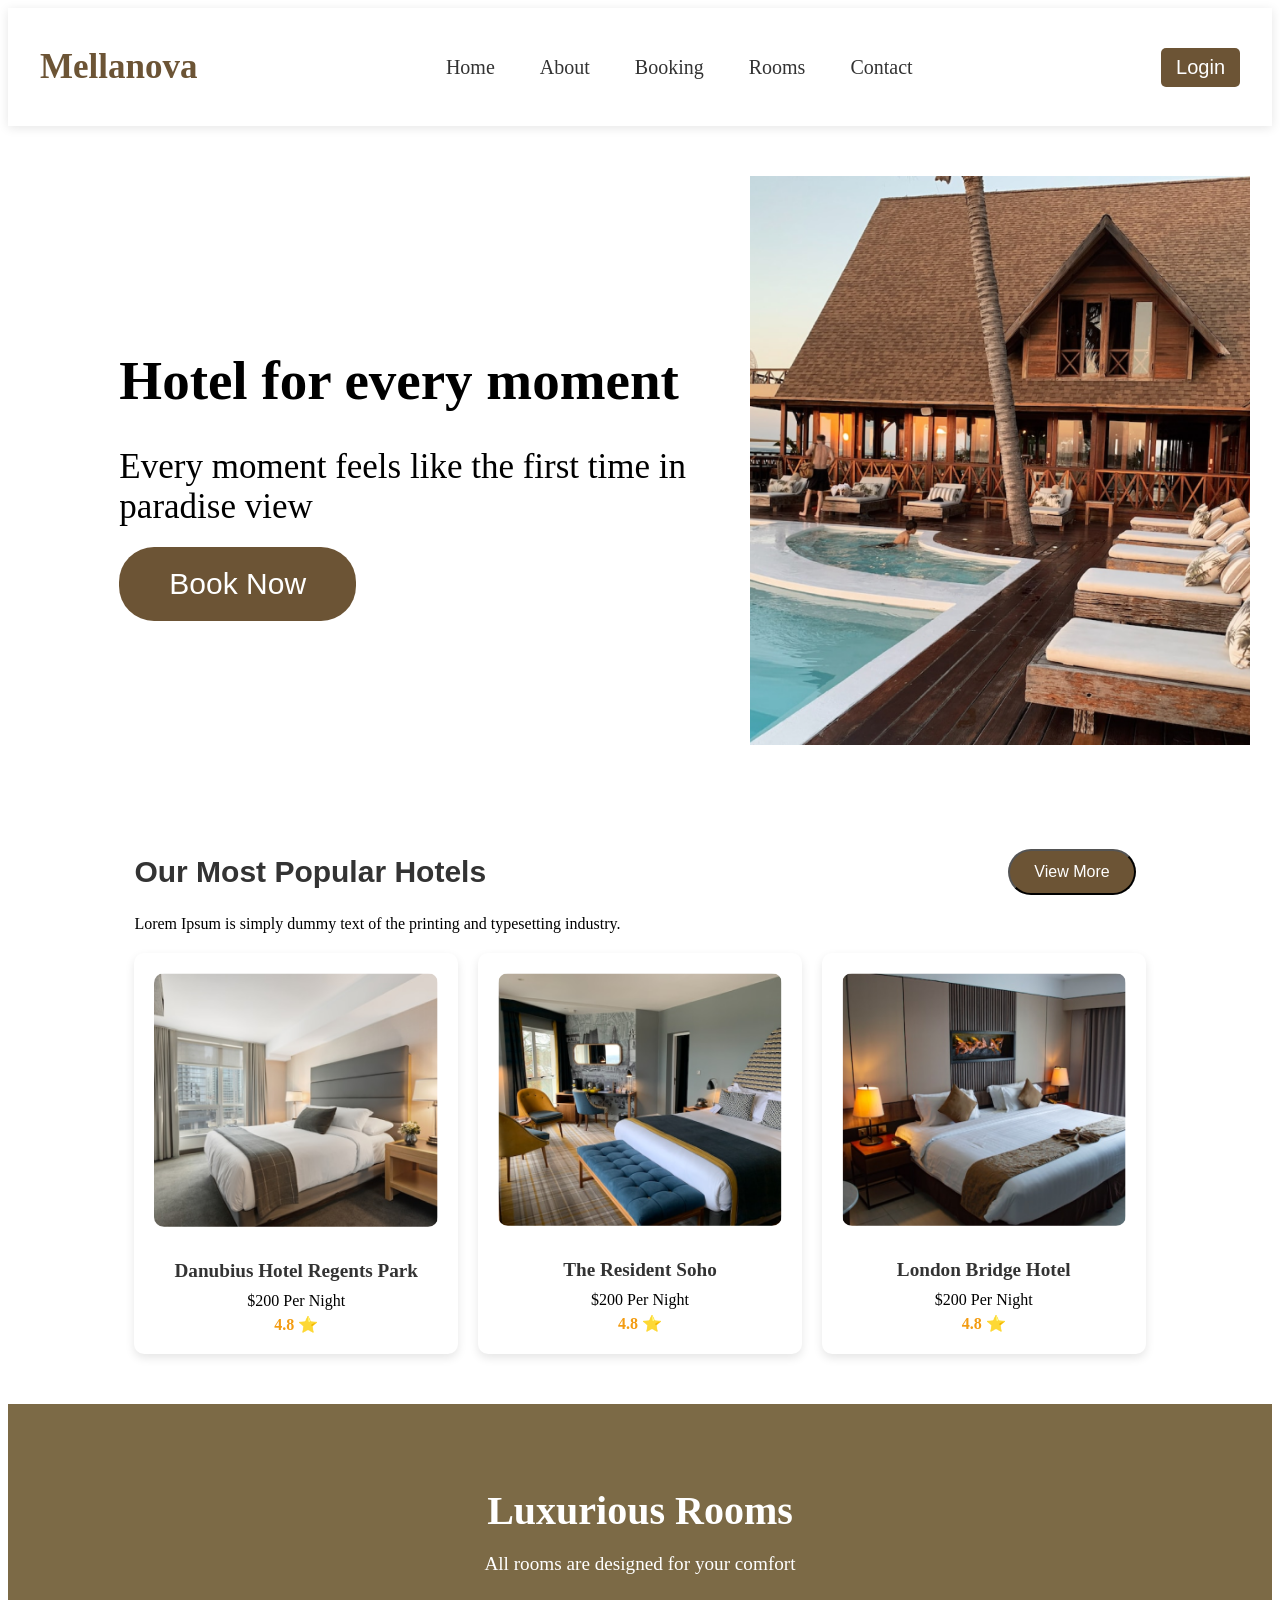
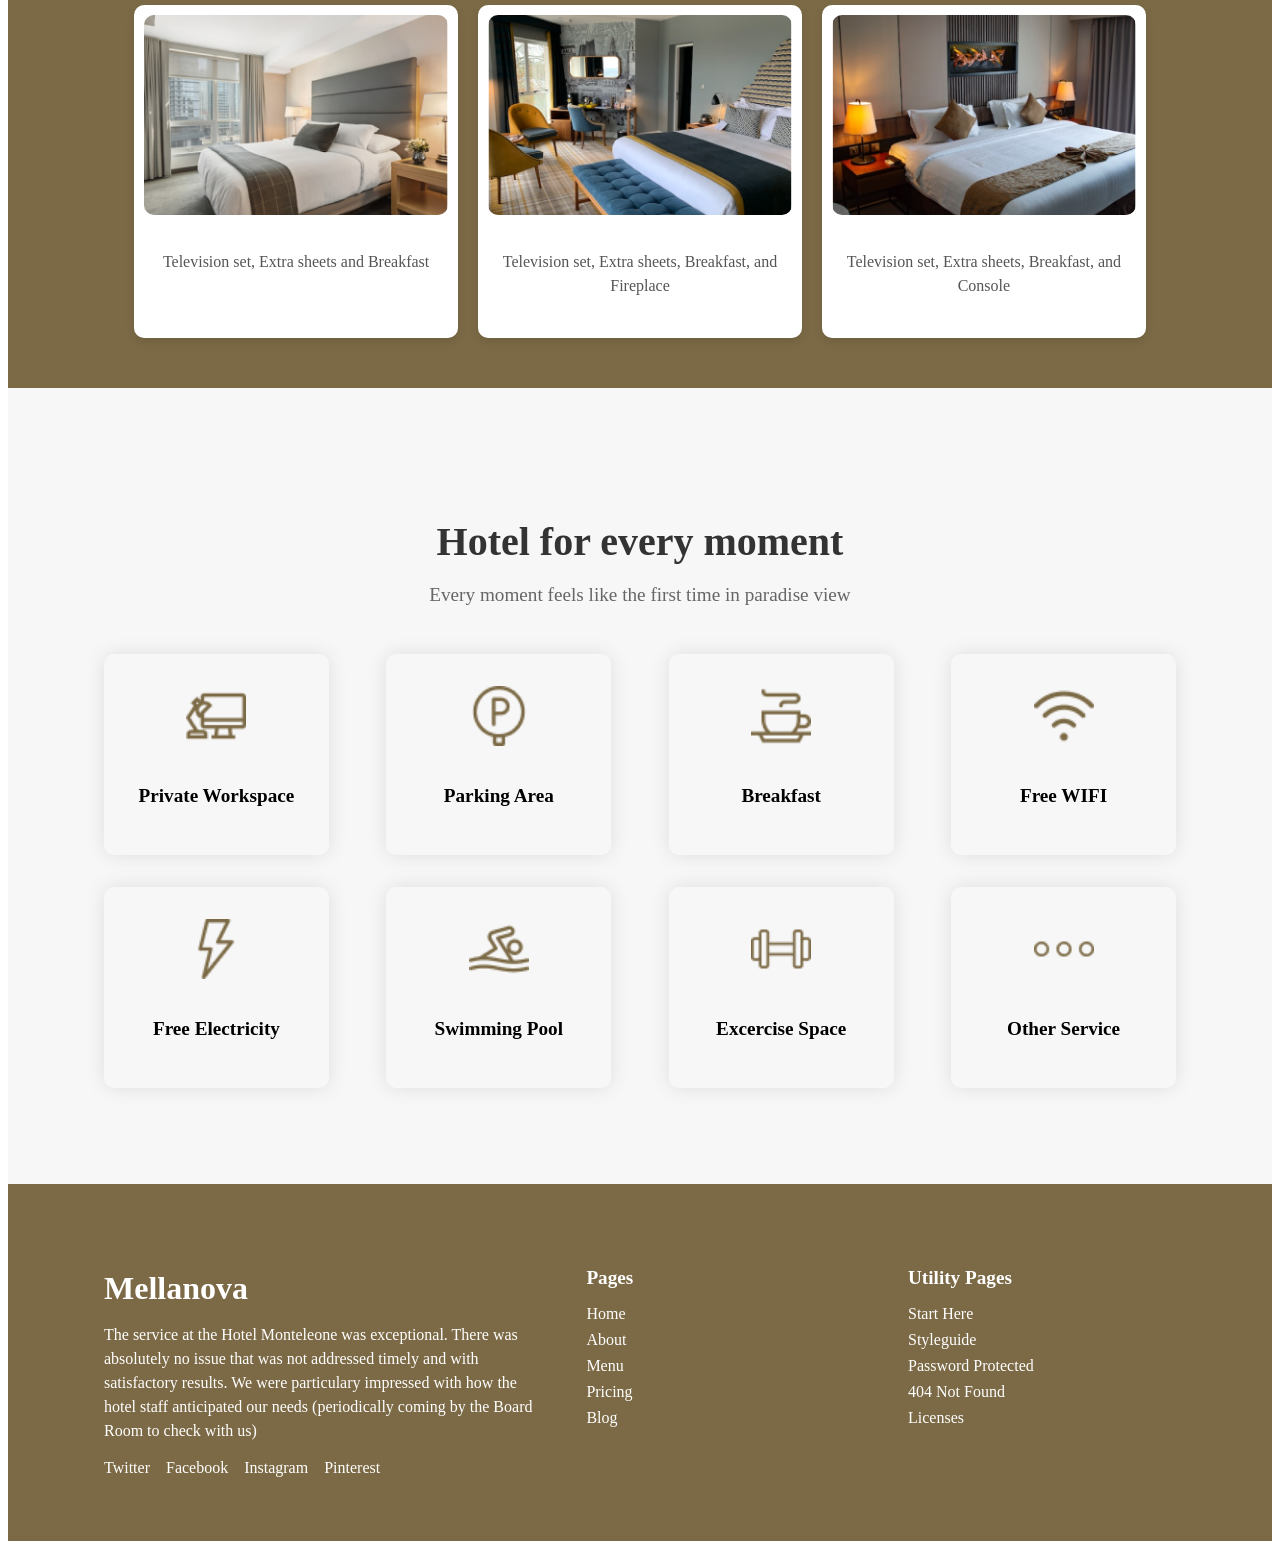
<file: demo/app/html/homepage.html>
<!DOCTYPE html>
<html lang="en">
<head>
  <meta charset="UTF-8">
  <meta name="viewport" content="width=device-width, initial-scale=1.0">
  <title>Mellanova Hotel</title>
  <link rel="stylesheet" href="../css/homepage_style.css">
</head>
<body>
  <!-- Navbar -->
  <nav class="nav">
    <div class="menu-nav">
      <h1 class="logo">Mellanova</h1> 
      <div class="menu">
        <a href="homepage.html" class="menu-nav">Home</a>
        <a href="about.html" class="menu-nav">About</a>
        <a href="booking.html" class="menu-nav">Booking</a>
        <a href="rooms.html" class="menu-nav">Rooms</a>
        <a href="contact.html" class="menu-nav">Contact</a>
      </div>
      <div class="right-menu">
        <button class="login">Login</button>
      </div>
    </div>
  </nav>

  <!-- Hero Section -->
  <section class="hero" id="home">
    <div class="hero-content">
      <h1>Hotel for every moment</h1>
      <p>Every moment feels like the first time in paradise view</p>
      <button class="btn" onclick="location.href='rooms.html';">Book Now</button>
    </div>
    <div class="hero-image">
      <img src="../assets/gb.homepage.png" alt="Hotel View">
    </div>
  </section>

  <section class="popular-hotels" id="booking">
    <div class="container">
        <div class="header">
            <h2>Our Most Popular Hotels</h2>
            <button class="view-more" onclick="location.href='rooms.html';">View More</button>
        </div>
        <p>Lorem Ipsum is simply dummy text of the printing and typesetting industry.</p>
        <div class="hotel-cards">
            <div class="hotel-card">
                <img src="../assets/room1.png" alt="Hotel 1">
                <h3>Danubius Hotel Regents Park</h3>
                <p>$200 Per Night</p>
                <span>4.8 ⭐</span>
            </div>
            <div class="hotel-card">
                <img src="../assets/room2.png" alt="Hotel 2">
                <h3>The Resident Soho</h3>
                <p>$200 Per Night</p>
                <span>4.8 ⭐</span>
            </div>
            <div class="hotel-card">
                <img src="../assets/room3.png" alt="Hotel 3">
                <h3>London Bridge Hotel</h3>
                <p>$200 Per Night</p>
                <span>4.8 ⭐</span>
            </div>
        </div>        
    </div>
</section>

<!-- Luxuri Room Section -->
  <section class="luxurious-rooms" id="rooms">
    <div class="container-room">
      <h2>Luxurious Rooms</h2>
      <p>All rooms are designed for your comfort</p>
      <div class="room-cards">
        <div class="room-card">
          <img src="../assets/room1.png" alt="Room 1">
          <p>Television set, Extra sheets and Breakfast</p>
        </div>
        <div class="room-card">
          <img src="../assets/room2.png" alt="Room 2">
          <p>Television set, Extra sheets, Breakfast, and Fireplace</p>
        </div>
        <div class="room-card">
          <img src="../assets/room3.png" alt="Room 3">
          <p>Television set, Extra sheets, Breakfast, and Console</p>
        </div>
      </div>
    </div>
  </section>

  <!-- Fasilitas Section -->
   <section class="fasilitas" id="fasilitas">
    <div class="fasilitas-content">
        <h1>Hotel for every moment</h1>
        <p>Every moment feels like the first time in paradise view</p>
      </div>
      <div class="fasilitas-cards">
        <div class="fasilitas-card">
            <img src="../assets/private-workspace.png" alt="Private Workspace">
            <h3>Private Workspace</h3>
        </div>
        <div class="fasilitas-card">
            <img src="../assets/parking.png" alt="Parking Area">
            <h3>Parking Area</h3>
        </div>
        <div class="fasilitas-card">
            <img src="../assets/breakfast.png" alt="Breakfast">
            <h3>Breakfast</h3>
        </div>
        <div class="fasilitas-card">
            <img src="../assets/wifi.png" alt="Free WIFI">
            <h3>Free WIFI</h3>
        </div>
        <div class="fasilitas-card">
            <img src="../assets/electricity.png" alt="Free Electricity">
            <h3>Free Electricity</h3>
        </div>
        <div class="fasilitas-card">
            <img src="../assets/swimming-pool.png" alt="Swimming Pool">
            <h3>Swimming Pool</h3>
        </div>
        <div class="fasilitas-card">
            <img src="../assets/excercise.png" alt="Excercise Space">
            <h3>Excercise Space</h3>
        </div>
        <div class="fasilitas-card">
            <img src="../assets/other.png" alt="Other Service">
            <h3>Other Service</h3>
        </div>
   </section>
</div>

<footer>
    <div class="footer-content">
        <div class="footer-info">
            <h1 class="logo-footer">Mellanova</h1> 
            <p>The service at the Hotel Monteleone was exceptional. There was absolutely no issue that was not addressed timely and with satisfactory results. We were particulary impressed with how the hotel staff anticipated our needs (periodically coming by the Board Room to check with us)</p>
            <div class="social-links">
                <a href="#">Twitter</a>
                <a href="#">Facebook</a>
                <a href="#">Instagram</a>
                <a href="#">Pinterest</a>
            </div>
        </div>
        <div class="footer-links">
            <h3>Pages</h3>
            <a href="homepage.html">Home</a>
            <a href="#">About</a>
            <a href="menu.html">Menu</a>
            <a href="#">Pricing</a>
            <a href="#">Blog</a>
        </div>
        <div class="footer-links">
            <h3>Utility Pages</h3>
            <a href="#">Start Here</a>
            <a href="#">Styleguide</a>
            <a href="#">Password Protected</a>
            <a href="#">404 Not Found</a>
            <a href="#">Licenses</a>
        </div>
    </div>
</footer>
</body>
</html>
</file>
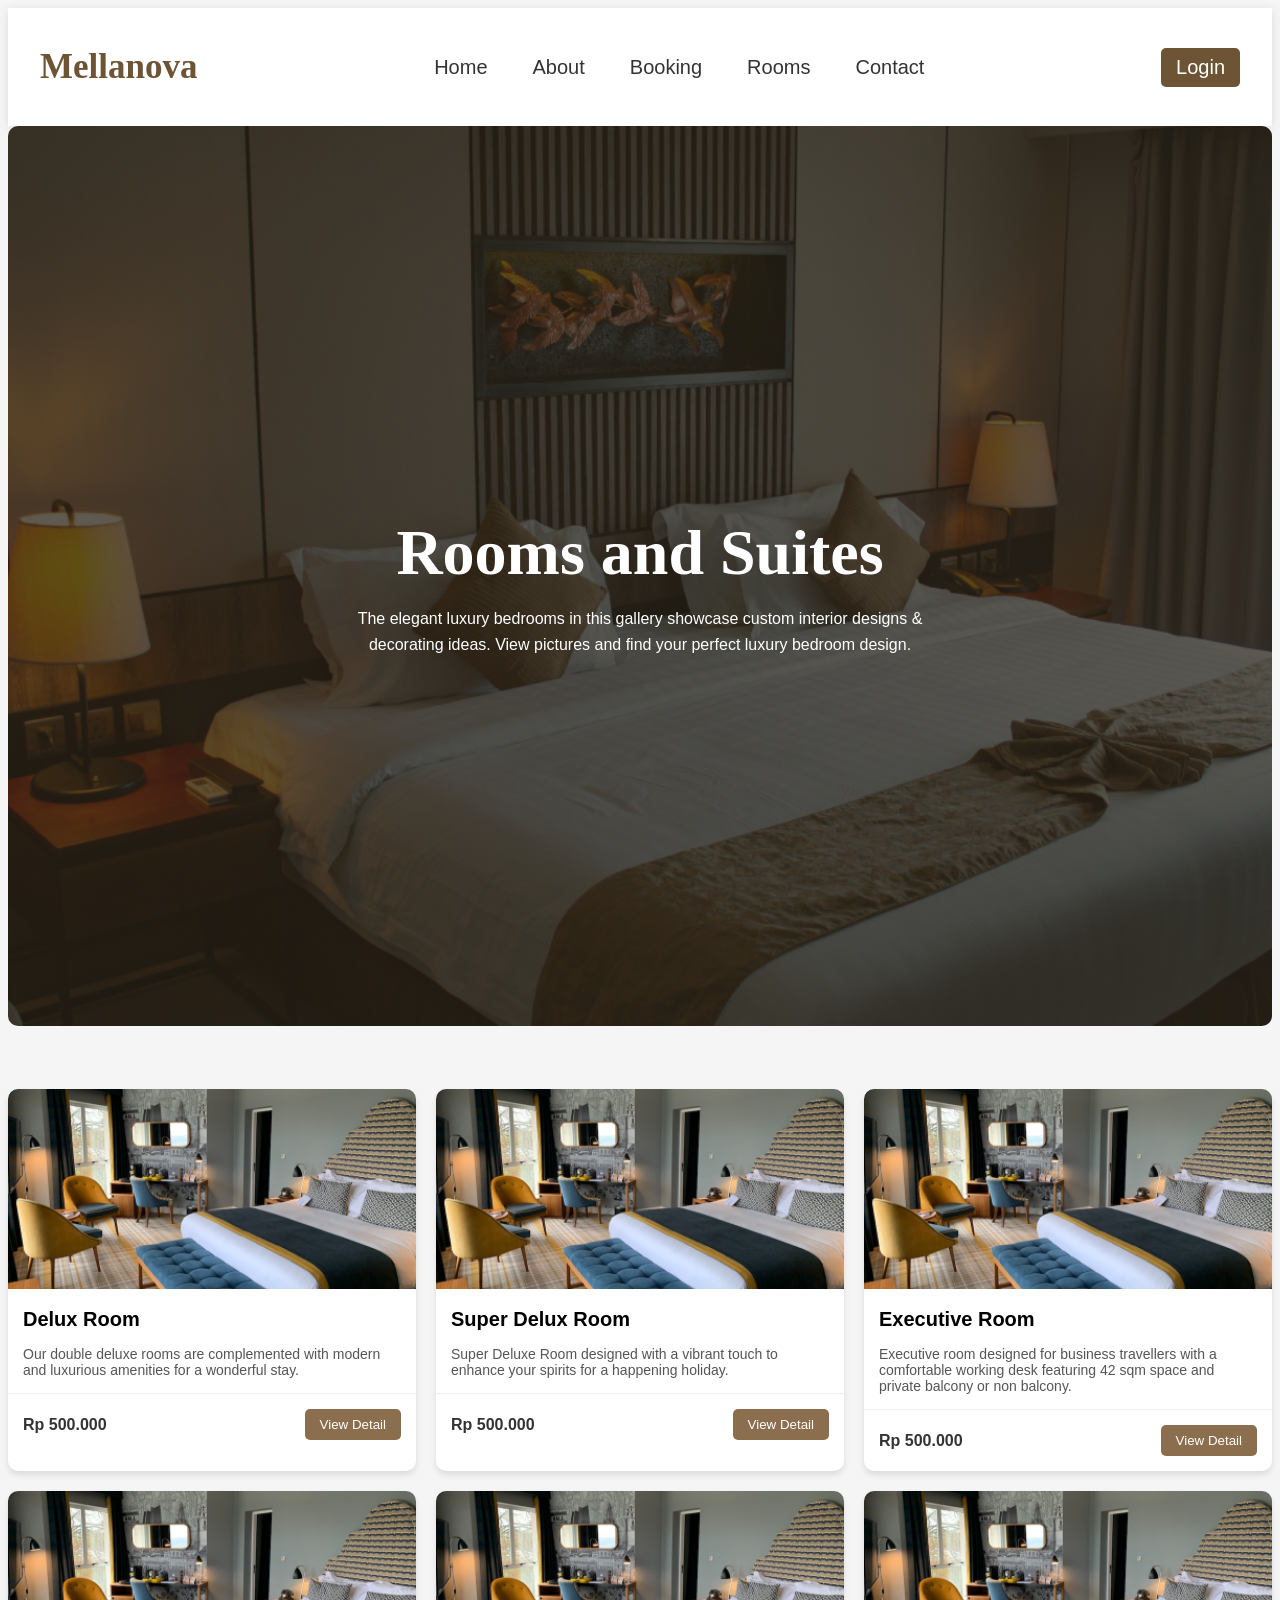
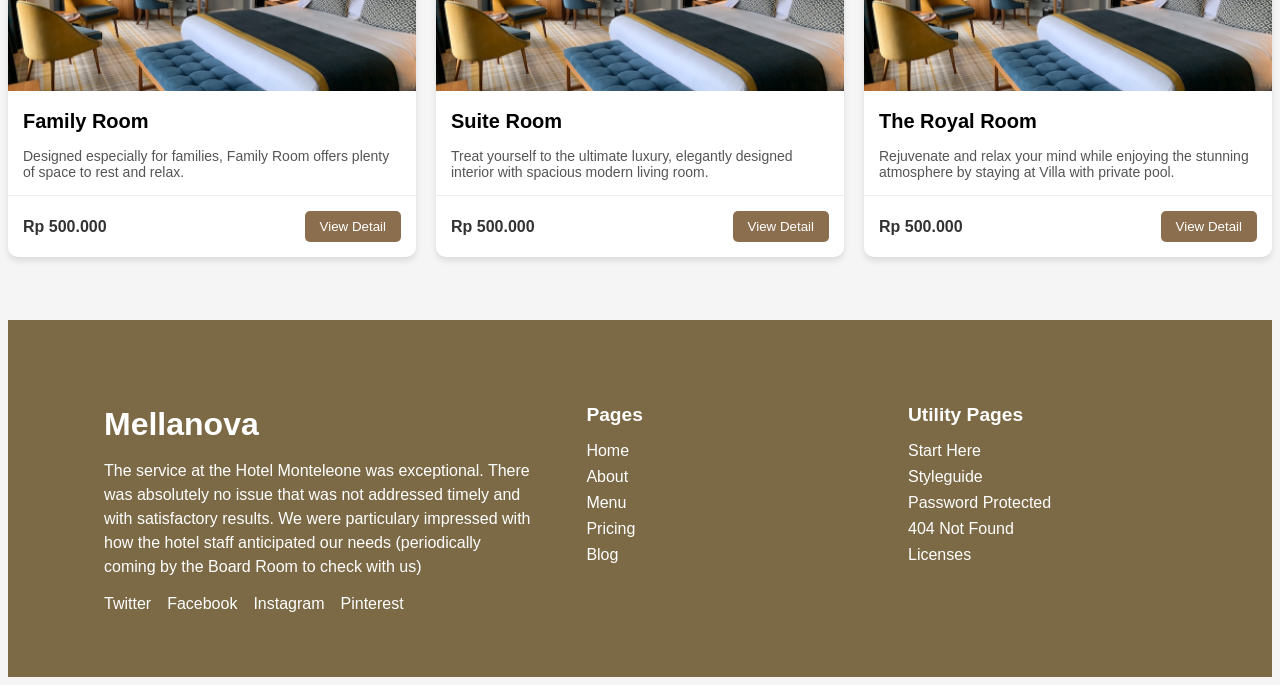
<file: demo/app/html/rooms.html>
<!DOCTYPE html>
<html lang="en">
<head>
  <meta charset="UTF-8">
  <meta name="viewport" content="width=device-width, initial-scale=1.0">
  <title>Mellanova Hotel</title>
  <link rel="stylesheet" href="../css/rooms_style.css">
</head>
<body>
  <!-- Navbar -->
  <nav class="nav">
    <div class="menu-nav">
      <h1 class="logo">Mellanova</h1> 
      <div class="menu">
        <a href="homepage.html" class="menu-nav">Home</a>
        <a href="about.html" class="menu-nav">About</a>
        <a href="booking.html" class="menu-nav">Booking</a>
        <a href="rooms.html" class="menu-nav">Rooms</a>
        <a href="contact.html" class="menu-nav">Contact</a>
      </div>
      <div class="right-menu">
        <button class="login">Login</button>
      </div>
    </div>
  </nav>
   <!-- Hero Section -->
   <section class="hero">
    <div class="hero-content">
        <h1>Rooms and Suites</h1>
        <p>The elegant luxury bedrooms in this gallery showcase custom interior 
          designs & decorating ideas. View pictures and find your
           perfect luxury bedroom design.</p>
    </div>
</section>
  <!-- Rooms -->
  <div class="container">
    <div class="card">
      <img src="../assets/rooms.png" alt="Delux Room">
      <h3>Delux Room</h3>
      <p>Our double deluxe rooms are complemented with modern and luxurious amenities for a wonderful stay.</p>
      <div class="card-footer">
        <span>Rp 500.000</span>
        <button onclick="location.href='detail_room.html';">View Detail</button>
      </div>
    </div>
    <div class="card">
      <img src="../assets/rooms.png" alt="Super Delux Room">
      <h3>Super Delux Room</h3>
      <p>Super Deluxe Room designed with a vibrant touch to enhance your spirits for a happening holiday.</p>
      <div class="card-footer">
        <span>Rp 500.000</span>
        <button onclick="location.href='detail_room.html';">View Detail</button>
      </div>
    </div>
    <div class="card">
      <img src="../assets/rooms.png" alt="Executive Room">
      <h3>Executive Room</h3>
      <p>Executive room designed for business travellers with a comfortable working desk featuring 42 sqm space and private balcony or non balcony.</p>
      <div class="card-footer">
        <span>Rp 500.000</span>
        <button onclick="location.href='detail_room.html';">View Detail</button>
      </div>
    </div>
    <div class="card">
      <img src="../assets/rooms.png" alt="Family Room">
      <h3>Family Room</h3>
      <p>Designed especially for families, Family Room offers plenty of space to rest and relax.</p>
      <div class="card-footer">
        <span>Rp 500.000</span>
        <button onclick="location.href='detail_room.html';">View Detail</button>
      </div>
    </div>
    <div class="card">
      <img src="../assets/rooms.png" alt="Suite Room">
      <h3>Suite Room</h3>
      <p>Treat yourself to the ultimate luxury, elegantly designed interior with spacious modern living room.</p>
      <div class="card-footer">
        <span>Rp 500.000</span>
        <button onclick="location.href='detail_room.html';">View Detail</button>
      </div>
    </div>
    <div class="card">
      <img src="../assets/rooms.png" alt="The Royal Room">
      <h3>The Royal Room</h3>
      <p>Rejuvenate and relax your mind while enjoying the stunning atmosphere by staying at Villa with private pool.</p>
      <div class="card-footer">
        <span>Rp 500.000</span>
        <button onclick="location.href='detail_room.html';">View Detail</button>
      </div>
    </div>
  </div>
  <!-- Footer -->
<footer>
    <div class="footer-content">
        <div class="footer-info">
            <h1 class="logo-footer">Mellanova</h1> 
            <p>The service at the Hotel Monteleone was exceptional. There was absolutely no issue that was not addressed timely and with satisfactory results. We were particulary impressed with how the hotel staff anticipated our needs (periodically coming by the Board Room to check with us)</p>
            <div class="social-links">
                <a href="#">Twitter</a>
                <a href="#">Facebook</a>
                <a href="#">Instagram</a>
                <a href="#">Pinterest</a>
            </div>
        </div>
        <div class="footer-links">
            <h3>Pages</h3>
            <a href="homepage.html">Home</a>
            <a href="#">About</a>
            <a href="menu.html">Menu</a>
            <a href="#">Pricing</a>
            <a href="#">Blog</a>
        </div>
        <div class="footer-links">
            <h3>Utility Pages</h3>
            <a href="#">Start Here</a>
            <a href="#">Styleguide</a>
            <a href="#">Password Protected</a>
            <a href="#">404 Not Found</a>
            <a href="#">Licenses</a>
        </div>
    </div>
</footer>
</body>
</html>
</file>
<file: codelab/bagian2/styles.css>
body {
    font-family: Arial, sans-serif;
    margin: 20px;
    background-color: #f4f4f4;
}

h2 {
    color: #333;
}

form {
    margin-bottom: 15px;
    background: white;
    padding: 20px;
    border-radius: 5px;
    box-shadow: 0px 0px 10px rgba(0, 0, 0, 0.1);
}

label {
    font-weight: bold;
}

input {
    margin-top: 5px;
    margin-bottom: 10px;
    padding: 5px;
    width: 100%;
    box-sizing: border-box;
}

button {
    padding: 5px 10px;
    background-color: #007BFF;
    color: white;
    border: none;
    cursor: pointer;
    width: 100%;
}

button:hover {
    background-color: #0056b3;
}

.error {
    color: red;
    font-size: 0.9em;
    display: none;
}
</file>
<file: demo/Tugas1/style.css>
body {
    display: flex;
    justify-content: center;
    align-items: center;
    height: 100vh;
    background-color: #ffffff;
    font-family: Arial, sans-serif;
}

.calculator {
    width: 300px;
    box-shadow: 0 0 10px rgba(0, 0, 0, 0.1);
    border-radius: 10px;
    overflow: hidden;
}

#display {
    width: 96%;
    height: 60px;
    text-align: right;
    padding: 10px;
    font-size: 24px;
    border: none;
    background-color: #c2babf;
}

.buttons {
    display: grid;
    grid-template-columns: repeat(4, 1fr);
    gap: 10px;
    padding: 10px;
}

button {
    height: 60px;
    font-size: 18px;
    background-color: #ffffff;
    border: 1px solid #000000;
    border-radius: 5px;
    cursor: pointer;
    transition: background-color 0.3s;
}

button:hover {
    background-color: #ffff00;
}

button:active {
    background-color: #ff0000;
}
</file>
<file: demo/Tugas2/style.css>
body {
    background-color: #5d7a90;
    display: flex;
    justify-content: center;
    align-items: center;
    height: 100vh;
    margin: 0;
    font-family: Arial, sans-serif;
}

.todo-container {
    background: #ffffff;
    padding: 20px;
    border-radius: 10px;
    box-shadow: 0 4px 8px rgba(0, 0, 0, 0.1);
    width: 350px;
    text-align: center;
}

#todo-input {
    width: 75%;
    padding: 10px;
    margin-right: 5px;
    border-radius: 5px;
    border: 1px solid #000000;
    font-size: 16px;
}

#add-button {
    padding: 10px 15px;
    background-color: #48613a;
    color: white;
    border: none;
    border-radius: 5px;
    cursor: pointer;
    font-size: 16px;
    transition: background-color 0.3s;
}

#add-button:hover {
    background-color: #628b6c;
}

#todo-list {
    list-style: none;
    padding: 0;
    margin-top: 20px;
}

li {
    background: #d4c646;
    margin: 10px 0;
    padding: 10px;
    display: flex;
    justify-content: space-between;
    align-items: center;
    border-radius: 5px;
}

.todo-text {
    flex-grow: 1;
    margin-right: 10px;
    font-size: 16px;
}

.delete-button {
    background-color: #ad0000;
    border: none;
    border-radius: 50%;
    padding: 5px 10px;
    color: white;
    cursor: pointer;
    transition: background-color 0.3s;
}

.delete-button:hover {
    background-color: #944141;
}
</file>
<file: codelab/styles.css>
body {
    font-family: Arial, sans-serif;
    margin: 20px;
    background-color: #f4f4f4;
}

h2 {
    color: #333;
}

form {
    margin-bottom: 15px;
}

label {
    font-weight: bold;
}

input {
    margin-top: 5px;
    margin-bottom: 10px;
    padding: 5px;
    width: 200px;
}

button {
    padding: 5px 10px;
    background-color: #007BFF;
    color: white;
    border: none;
    cursor: pointer;
}

button:hover {
    background-color: #0056b3;
}

#hasil {
    color: #007BFF;
    font-weight: bold;
}
</file>
<file: demo/app/css/about_style.css>
.nav {
    background-color: #fff;
    box-shadow: 0 2px 10px rgba(0, 0, 0, 0.1);
    padding: 10px 0;
}
  
.menu-nav {
    display: flex;
    justify-content: space-between;
    align-items: center;
    max-width: 1200px;
    margin: 0 auto;
}
  
.menu-nav .logo {
    font-size: 35px;
    color: #6c5435;
    font-family: 'Georgia', serif;
    text-decoration: none;
}
  
.menu {
    display: flex;
    gap: 15px;
    font-size: 20px;
}
  
.menu-nav a {
    text-decoration: none;
    color: #333;
    padding: 8px 15px;
    transition: background-color 0.3s ease, color 0.3s ease;
}
  
.menu-nav a:hover {
    background-color: #6c5435;
    color: #fff;
    border-radius: 5px;
}
  
  
.right-menu .login {
    padding: 8px 15px;
    background-color: #6c5435;
    color: #fff;
    border: none;
    cursor: pointer;
    border-radius: 5px;
    transition: background-color 0.3s ease;
    font-size: 20px;
}
  
.right-menu .login:hover {
    background-color: #4a3c26;
}
 /* Hero Section */
.hero {
    height: 100vh;
    background-image: linear-gradient(rgba(0,0,0,0.5), rgba(0,0,0,0.5)), url('../assets/bgrooms.png');
    background-size: cover;
    background-position: center;
    display: flex;
    flex-direction: column; /* Menyusun teks secara vertikal */
    align-items: center; /* Memusatkan teks secara horizontal */
    justify-content: center; /* Memusatkan teks secara vertikal */
    padding: 0 6rem;
    color: white;
    text-align: center; /* Agar teks berada di tengah secara horizontal */
    border-radius: 10px;
    margin-bottom: 5%;
}

.hero h1 {
    font-family: 'Playfair Display', serif;
    font-size: 4rem;
    margin-bottom: 1rem;
}

.hero p {
    max-width: 600px;
    line-height: 1.6;
    margin-bottom: 2rem;
}

/* About Section */
.about-section {
    padding: 6rem;
    background: white;
}
  
.about-content {
    display: flex;
    gap: 4rem;
    align-items: center;
    max-width: 1200px;
    margin: 0 auto;
}
  
.about-text {
    flex: 1;
}
  
.about-text h2 {
    font-family: 'Playfair Display', serif;
    font-size: 2.5rem;
    margin-bottom: 2rem;
    color: #333;
}
  
.about-text p {
    color: #666;
    line-height: 1.6;
    margin-bottom: 1.5rem;
}
  
.about-image {
    flex: 1;
}
  
.about-image img {
    width: 50%;
    border-radius: 10px;
    box-shadow: 0 4px 20px rgba(0,0,0,0.1);
}
  /* Footer */
footer {
    background: #7C6A46;
    color: white;
    padding: 4rem 6rem;
}

.footer-content {
    display: flex;
    justify-content: space-between;
    gap: 2rem; /* Memberikan jarak antara kolom */
}

.footer-info {
    width: 40%; /* Memberikan lebar 40% untuk bagian info */
}

.footer-info .logo-footer {
    font-size: 2rem;
    font-weight: bold;
    margin-bottom: 1rem;
}

.footer-info p {
    font-size: 1rem;
    color: #ffffff;
    line-height: 1.5;
}

.social-links {
    display: flex;
    gap: 1rem;
    margin-top: 1rem;
}

.social-links a {
    color: white;
    text-decoration: none;
    font-size: 1rem;
}

/* Styling untuk footer links */
.footer-links {
    width: 25%; /* Memberikan lebar 25% untuk setiap kolom link */
}

.footer-links h3 {
    font-size: 1.2rem;
    margin-bottom: 1rem;
    color: #ffffff;
}

.footer-links a {
    color: white;
    text-decoration: none;
    display: block;
    margin-bottom: 0.5rem;
    font-size: 1rem;
}

/* Responsive Design */
@media (max-width: 768px) {
    footer {
        padding: 3rem 2rem; /* Mengurangi padding pada layar kecil */
    }

    .footer-content {
        flex-direction: column;
        align-items: center;
        gap: 3rem; /* Memberikan jarak lebih banyak antara kolom */
    }

    .footer-info, .footer-links {
        width: 100%; /* Mengatur lebar menjadi 100% pada layar kecil */
        text-align: center;
    }

    .social-links {
        justify-content: center; /* Menyelaraskan sosial link di tengah */
    }

    .footer-links a {
        font-size: 0.9rem; /* Mengurangi ukuran font untuk link */
    }
}
</file>
<file: demo/app/css/booking_style.css>
/* Navbar */
.nav {
    background-color: #fff;
    box-shadow: 0 2px 10px rgba(0, 0, 0, 0.1);
    padding: 10px 0;
}
  
.menu-nav {
    display: flex;
    justify-content: space-between;
    align-items: center;
    max-width: 1200px;
    margin: 0 auto;
}
  
.menu-nav .logo {
    font-size: 35px;
    color: #6c5435;
    font-family: 'Georgia', serif;
    text-decoration: none;
}
  
.menu {
    display: flex;
    gap: 15px;
    font-size: 20px;
}
  
.menu-nav a {
    text-decoration: none;
    color: #333;
    padding: 8px 15px;
    transition: background-color 0.3s ease, color 0.3s ease;
}
  
.menu-nav a:hover {
    background-color: #6c5435;
    color: #fff;
    border-radius: 5px;
}
  
  
.right-menu .login {
    padding: 8px 15px;
    background-color: #6c5435;
    color: #fff;
    border: none;
    cursor: pointer;
    border-radius: 5px;
    transition: background-color 0.3s ease;
    font-size: 20px;
}
  
.right-menu .login:hover {
    background-color: #4a3c26;
}
/* Hero Section */
.hero {
    height: 100vh;
    background-image: linear-gradient(rgba(0, 0, 0, 0.5), rgba(0, 0, 0, 0.5)), url('../assets/bgrooms.png');
    background-size: cover;
    background-position: center;
    display: flex;
    flex-direction: column;
    align-items: center;
    justify-content: center;
    text-align: center;
    color: white;
    padding: 2rem;
    gap: 2rem;
    border-radius: 10px;
}

.hero-content h1 {
    font-family: 'Playfair Display', serif;
    font-size: 4rem;
    margin: 0;
    line-height: 1.2;
}

.hero-content p {
    max-width: 600px;
    line-height: 1.6;
    margin: 1rem auto 0;
}

/* Booking Section */
.booking-bar {
    display: flex;
    flex-wrap: wrap;
    gap: 20px;
    justify-content: center;
    align-items: center;
    background: rgba(255, 255, 255, 0.9); /* Menambahkan transparansi yang lebih sedikit agar background lebih terang */
    padding: 1rem 2rem;
    border-radius: 10px;
    box-shadow: 0 4px 8px rgba(0, 0, 0, 0.1);
    margin-top: 3rem;
}

/* Booking Item */
.booking-item {
    display: flex;
    flex-direction: column;
    align-items: center;
    gap: 10px;
    text-align: center;
    min-width: 150px;
}

/* Teks dalam Booking Item */
.booking-item .label {
    font-size: 1rem;
    color: #333; /* Mengganti warna teks menjadi abu-abu gelap agar lebih terbaca */
}

/* Dropdown dan Input */
.booking-item .dropdown {
    width: 100%;
    padding: 0.8rem;
    border: 1px solid #ddd;
    border-radius: 5px;
    font-size: 1rem;
    color: #333; /* Mengatur warna teks dropdown */
    background-color: #f9f9f9;
    transition: border-color 0.3s ease;
}

/* Tombol Check Available */
.check-button {
    padding: 1rem 2rem;
    font-size: 1.1rem;
    font-weight: bold;
    color: white;
    background-color: #6c5435; /* Warna coklat untuk tombol */
    border: none;
    border-radius: 5px;
    cursor: pointer;
    transition: background-color 0.3s ease;
    margin-top: 1rem;
}

.check-button:hover {
    background-color: #4a3c26; /* Warna lebih gelap saat hover */
}


/* Container */
.container {
  width: 100%;
  max-width: 800px;
  margin: 2rem auto;
  padding: 2rem;
  background-color: #f9f9f9;
  box-shadow: 0px 4px 8px rgba(0, 0, 0, 0.1);
  border-radius: 8px;
  font-family: Arial, sans-serif;
}

/* Form Groups */
.form-group {
  margin-bottom: 1.5rem;
  display: flex;
  flex-direction: column;
}

/* Labels */
.form-group label {
  font-size: 1rem;
  font-weight: bold;
  margin-bottom: 0.5rem;
  color: #333;
}

/* Inputs */
.form-group input[type="text"],
.form-group input[type="email"],
.form-group input[type="tel"],
.form-group input[type="date"],
.form-group input[type="number"] {
  padding: 0.8rem;
  font-size: 1rem;
  border: 1px solid #ddd;
  border-radius: 5px;
  transition: border-color 0.3s ease-in-out;
}

/* Input Focus */
.form-group input:focus {
  border-color: #6c5435;
  outline: none;
  box-shadow: 0 0 4px rgba(0, 123, 255, 0.2);
}

/* Style for CRUD buttons */
.button-group {
    display: flex;
    gap: 10px;
    margin-top: 20px;
}

button {
    padding: 10px 20px;
    font-size: 16px;
    border: none;
    cursor: pointer;
    transition: background-color 0.3s;
}

button:hover {
    background-color: #007BFF;
    color: white;
}

#submit-btn {
    background-color: #28a745;
    color: white;
}

#update-btn {
    background-color: #ffc107;
    color: white;
}

#delete-btn {
    background-color: #dc3545;
    color: white;
}

#read-btn {
    background-color: #007bff;
    color: white;
}



  /* Footer */
  footer {
    background: #7C6A46;
    color: white;
    padding: 4rem 6rem;
}

.footer-content {
    display: flex;
    justify-content: space-between;
    gap: 2rem; /* Memberikan jarak antara kolom */
}

.footer-info {
    width: 40%; /* Memberikan lebar 40% untuk bagian info */
}

.footer-info .logo-footer {
    font-size: 2rem;
    font-weight: bold;
    margin-bottom: 1rem;
}

.footer-info p {
    font-size: 1rem;
    color: #ffffff;
    line-height: 1.5;
}

.social-links {
    display: flex;
    gap: 1rem;
    margin-top: 1rem;
}

.social-links a {
    color: white;
    text-decoration: none;
    font-size: 1rem;
}

/* Styling untuk footer links */
.footer-links {
    width: 25%; /* Memberikan lebar 25% untuk setiap kolom link */
}

.footer-links h3 {
    font-size: 1.2rem;
    margin-bottom: 1rem;
    color: #ffffff;
}

.footer-links a {
    color: white;
    text-decoration: none;
    display: block;
    margin-bottom: 0.5rem;
    font-size: 1rem;
}

/* Responsive Design */
@media (max-width: 768px) {
    footer {
        padding: 3rem 2rem; /* Mengurangi padding pada layar kecil */
    }

    .footer-content {
        flex-direction: column;
        align-items: center;
        gap: 3rem; /* Memberikan jarak lebih banyak antara kolom */
    }

    .footer-info, .footer-links {
        width: 100%; /* Mengatur lebar menjadi 100% pada layar kecil */
        text-align: center;
    }

    .social-links {
        justify-content: center; /* Menyelaraskan sosial link di tengah */
    }

    .footer-links a {
        font-size: 0.9rem; /* Mengurangi ukuran font untuk link */
    }
}
</file>
<file: demo/app/css/contact_style.css>
/* Navbar */
.nav {
    background-color: #fff;
    box-shadow: 0 2px 10px rgba(0, 0, 0, 0.1);
    padding: 10px 0;
}
  
.menu-nav {
    display: flex;
    justify-content: space-between;
    align-items: center;
    max-width: 1200px;
    margin: 0 auto;
}
  
.menu-nav .logo {
    font-size: 35px;
    color: #6c5435;
    font-family: 'Georgia', serif;
    text-decoration: none;
}
  
.menu {
    display: flex;
    gap: 15px;
    font-size: 20px;
}
  
.menu-nav a {
    text-decoration: none;
    color: #333;
    padding: 8px 15px;
    transition: background-color 0.3s ease, color 0.3s ease;
}
  
.menu-nav a:hover {
    background-color: #6c5435;
    color: #fff;
    border-radius: 5px;
}
  
  
.right-menu .login {
    padding: 8px 15px;
    background-color: #6c5435;
    color: #fff;
    border: none;
    cursor: pointer;
    border-radius: 5px;
    transition: background-color 0.3s ease;
    font-size: 20px;
}
  
.right-menu .login:hover {
    background-color: #4a3c26;
}
 /* Hero Section */
 .hero {
    height: 100vh;
    background-image: linear-gradient(rgba(0,0,0,0.5), rgba(0,0,0,0.5)), url('../assets/bgrooms.png');
    background-size: cover;
    background-position: center;
    display: flex;
    flex-direction: column; /* Menyusun teks secara vertikal */
    align-items: center; /* Memusatkan teks secara horizontal */
    justify-content: center; /* Memusatkan teks secara vertikal */
    padding: 0 6rem;
    color: white;
    text-align: center; /* Agar teks berada di tengah secara horizontal */
    border-radius: 10px;
    margin-bottom: 5%;
}

.hero h1 {
    font-family: 'Playfair Display', serif;
    font-size: 4rem;
    margin-bottom: 1rem;
}

.hero p {
    max-width: 600px;
    line-height: 1.6;
    margin-bottom: 2rem;
}

.container {
    width: 100%;
    max-width: 600px;
    margin: 0 auto;
    padding: 20px;
    background-color: #f9f9f9;
    border-radius: 10px;
    box-shadow: 0 4px 6px rgba(0, 0, 0, 0.1);
    font-family: Arial, sans-serif;
}
  
  /* Form Styling */
form {
    display: flex;
    flex-direction: column;
    gap: 15px;
}
  
  /* Label Styling */
label {
    font-size: 16px;
    font-weight: bold;
    color: #333;
}
  
  /* Input and Textarea Styling */
  input[type="text"],
  input[type="email"],
textarea {
    width: 100%;
    padding: 10px;
    font-size: 14px;
    border: 1px solid #ccc;
    border-radius: 5px;
    box-sizing: border-box;
    outline: none;
    transition: border-color 0.3s ease;
}
  
  input[type="text"]:focus,
  input[type="email"]:focus,
textarea:focus {
    border-color: #6c5435;
    box-shadow: 0 0 4px #6c5435(0, 123, 255, 0.5);
}
  
  /* Textarea Specific Styling */
textarea {
    resize: vertical;
    min-height: 100px;
}
  
  /* Button Styling */
button {
    padding: 10px 15px;
    font-size: 16px;
    font-weight: bold;
    color: #fff;
    background-color: #6c5435;
    border: none;
    border-radius: 5px;
    cursor: pointer;
    transition: background-color 0.3s ease;
}
  
button:hover {
    background-color: #6c5435;
}
  
  /* Footer */
footer {
    background: #7C6A46;
    color: white;
    padding: 4rem 6rem;
}

.footer-content {
    display: flex;
    justify-content: space-between;
    gap: 2rem; /* Memberikan jarak antara kolom */
}

.footer-info {
    width: 40%; /* Memberikan lebar 40% untuk bagian info */
}

.footer-info .logo-footer {
    font-size: 2rem;
    font-weight: bold;
    margin-bottom: 1rem;
}

.footer-info p {
    font-size: 1rem;
    color: #ffffff;
    line-height: 1.5;
}

.social-links {
    display: flex;
    gap: 1rem;
    margin-top: 1rem;
}

.social-links a {
    color: white;
    text-decoration: none;
    font-size: 1rem;
}

/* Styling untuk footer links */
.footer-links {
    width: 25%; /* Memberikan lebar 25% untuk setiap kolom link */
}

.footer-links h3 {
    font-size: 1.2rem;
    margin-bottom: 1rem;
    color: #ffffff;
}

.footer-links a {
    color: white;
    text-decoration: none;
    display: block;
    margin-bottom: 0.5rem;
    font-size: 1rem;
}

/* Responsive Design */
@media (max-width: 768px) {
    footer {
        padding: 3rem 2rem; /* Mengurangi padding pada layar kecil */
    }

    .footer-content {
        flex-direction: column;
        align-items: center;
        gap: 3rem; /* Memberikan jarak lebih banyak antara kolom */
    }

    .footer-info, .footer-links {
        width: 100%; /* Mengatur lebar menjadi 100% pada layar kecil */
        text-align: center;
    }

    .social-links {
        justify-content: center; /* Menyelaraskan sosial link di tengah */
    }

    .footer-links a {
        font-size: 0.9rem; /* Mengurangi ukuran font untuk link */
    }
}
</file>
<file: demo/app/css/detail_room_style.css>
.nav {
    background-color: #fff;
    box-shadow: 0 2px 10px rgba(0, 0, 0, 0.1);
    padding: 10px 0;
  }
  
  .menu-nav {
    display: flex;
    justify-content: space-between;
    align-items: center;
    max-width: 1200px;
    margin: 0 auto;
  }
  
  .menu-nav .logo {
    font-size: 35px;
    color: #6c5435;
    font-family: 'Georgia', serif;
    text-decoration: none;
  }
  
  .menu {
    display: flex;
    gap: 15px;
    font-size: 20px;
  }
  
  .menu-nav a {
    text-decoration: none;
    color: #333;
    padding: 8px 15px;
    transition: background-color 0.3s ease, color 0.3s ease;
  }
  
  .menu-nav a:hover {
    background-color: #6c5435;
    color: #fff;
    border-radius: 5px;
  }
  
  
  .right-menu .login {
    padding: 8px 15px;
    background-color: #6c5435;
    color: #fff;
    border: none;
    cursor: pointer;
    border-radius: 5px;
    transition: background-color 0.3s ease;
    font-size: 20px;
  }
  
  .right-menu .login:hover {
    background-color: #4a3c26;
  }

/* Detail room */
.foto-room{
    padding: 30px 30px;
}
body, h1, h2, h3, p, ul, li {
    margin: 0;
    padding: 0;
    box-sizing: border-box;
}

body {
    font-family: 'Arial', sans-serif;
    color: #333;
    background-color: #f9f9f9;
}

.container {
    display: flex;
    justify-content: space-between;
    padding: 20px 40px;
}

/* Left Section */
.left-section {
    width: 60%;
}

.title {
    font-size: 32px;
    font-weight: bold;
    margin-bottom: 10px;
    color: #1b3824;
}

.rating {
    font-size: 16px;
    margin-bottom: 8px;
}

.rating .score {
    font-weight: bold;
    color: #f39c12;
}

.reviews {
    text-decoration: none;
    color: #1b74e4;
}

.location {
    font-size: 14px;
    color: #555;
    margin-bottom: 15px;
}

.description {
    font-size: 14px;
    line-height: 1.6;
    margin-bottom: 15px;
    color: #444;
}


/* Right Section */
.right-section {
    width: 35%;
    display: flex;
    flex-wrap: wrap;
    gap: 20px; /* Jarak antar elemen */
}

.facilities-container, .standard-container {
    width: 48%; /* Membagi area menjadi dua kolom */
}

.facilities-title, .standard-title {
    font-size: 18px;
    font-weight: bold;
    color: #1b3824;
    margin-bottom: 10px;
}

.facilities-list, .sonder-list {
    list-style: none;
    padding: 0;
}

.facilities-list li, .sonder-list li {
    display: flex;
    align-items: center;
    font-size: 14px;
    margin-bottom: 8px;
    color: #555;
}

.facilities-list span, .sonder-list span {
    margin-right: 8px;
}

.more-facilities {
    text-decoration: none;
    font-size: 14px;
    color: #1b74e4;
}
/* CTA Button */
.cta-button {
    text-align: center;
    margin: 20px 0;
    width: 100%; /* Memastikan tombol berada di tengah */
}

.cta-button button {
    background-color: #7C6A46;
    color: #fff;
    padding: 20px 100px;
    border: none;
    font-size: 16px;
    border-radius: 25px;
    cursor: pointer;
    box-shadow: 0px 4px 6px rgba(0, 0, 0, 0.1); /* Tambahkan sedikit bayangan */
}

.cta-button button:hover {
    background-color: #5a472f;
    transform: scale(1.05); /* Efek hover dengan zoom sedikit */
    transition: 0.2s ease-in-out; /* Animasi lebih halus */
}
* {
    margin: 0;
    padding: 0;
    box-sizing: border-box;
}

body {
    font-family: Arial, sans-serif;
    line-height: 1.6;
    color: #333;
    background-color: #f7f7f7;
}

.container-fasilitas {
    width: 90%;
    max-width: 1200px;
    margin: 0 auto;
    padding: 20px;
}

.header-fasilitas {
    text-align: center;
    margin-bottom: 30px;
}

.header-fasilitas h1 {
    font-size: 2rem;
    color: #000000;
}

.services-fasilitas {
    background-color: #7C6A46;
    color: #fff;
    padding: 20px;
    border-radius: 8px;
    text-align: center;
}

.services-header-fasilitas p {
    margin-bottom: 20px;
    font-size: 1rem;
}

.service-icons-fasilitas {
    display: flex;
    justify-content: space-around;
    flex-wrap: wrap;
    gap: 15px;
}

.service-icons-fasilitas div {
    text-align: center;
    width: 100px;
}

.service-icons-fasilitas span {
    font-size: 2rem;
    display: block;
    margin-bottom: 10px;
}

.facilities {
    margin-top: 30px;
    display: flex;
    flex-wrap: wrap;
    gap: 20px;
    justify-content: space-between;
}

.images {
    display: flex;
    gap: 20px;
    width: 100%;
}

.images img {
    width: calc(50% - 10px); /* Membagi gambar menjadi dua dengan jarak 20px */
    height: auto;
    border-radius: 8px;
    object-fit: cover;
}


/* SECTION UTAMA */
.facilities {
    display: flex;
    flex-direction: column; /* Elemen disusun secara vertikal */
    align-items: center; /* Elemen di tengah */
    gap: 20px; /* Jarak antar elemen */
    margin: 20px;
}

/* BAGIAN GAMBAR */
.facilities .images {
    display: flex;
    flex-wrap: wrap;
    gap: 10px;
    justify-content: center; /* Gambar di tengah */
}

.facilities .images img {
    width: calc(50% - 10px); /* Setiap gambar setengah dari lebar container */
    border-radius: 8px; /* Sudut gambar melengkung */
    box-shadow: 0 4px 8px rgba(0, 0, 0, 0.1); /* Bayangan lembut */
    object-fit: cover; /* Supaya gambar proporsional */
}

/* HEADER LIST */
.header-fasilitasbangunan {
    display: flex; /* Mengaktifkan fleksibilitas */
    justify-content: center; /* Menyelaraskan isi ke tengah secara horizontal */
    align-items: center; /* Menyelaraskan isi ke tengah secara vertikal */
    margin: 10px 0; /* Jarak atas dan bawah */
    text-align: center; /* Teks di tengah */
}

.header-fasilitasbangunan h1 {
    font-size: 1.5rem;
    font-weight: bold;
    color: #2d6a4f;
    margin: 0; /* Pastikan margin bawaan dihapus */
}


/* BAGIAN LIST FASILITAS */
.facility-list {
    display: grid;
    grid-template-columns: repeat(3, 1fr); /* Layout 2 kolom */
    gap: 15px; /* Jarak antar item */
    padding: 20px;
    background-color: #f9f9f9;
    border-radius: 8px;
    box-shadow: 0 4px 8px rgba(0, 0, 0, 0.1); /* Bayangan lembut */
    width: 100%; /* Penuhi lebar container */
    max-width: 800px; /* Batas maksimum lebar */
}

/* ITEM FASILITAS */
.facility-list div {
    display: flex;
    align-items: center;
    gap: 10px; /* Jarak antara ikon dan teks */
    font-size: 1rem;
    color: #555;
    background: #fff;
    border-radius: 6px;
    padding: 10px;
    box-shadow: 0 2px 4px rgba(0, 0, 0, 0.1); /* Bayangan lembut untuk setiap item */
}

.facility-list span {
    font-size: 1.2rem; /* Ukuran ikon */
    color: #1b74e4;
}

.facility-list p {
    margin: 0; /* Hilangkan margin bawaan */
    font-size: 1rem;
    font-weight: 500;
}



  /* Footer */
footer {
    background: #7C6A46;
    color: white;
    padding: 4rem 6rem;
}

.footer-content {
    display: flex;
    justify-content: space-between;
    gap: 2rem; /* Memberikan jarak antara kolom */
}

.footer-info {
    width: 40%; /* Memberikan lebar 40% untuk bagian info */
}

.footer-info .logo-footer {
    font-size: 2rem;
    font-weight: bold;
    margin-bottom: 1rem;
}

.footer-info p {
    font-size: 1rem;
    color: #ffffff;
    line-height: 1.5;
}

.social-links {
    display: flex;
    gap: 1rem;
    margin-top: 1rem;
}

.social-links a {
    color: white;
    text-decoration: none;
    font-size: 1rem;
}

/* Styling untuk footer links */
.footer-links {
    width: 25%; /* Memberikan lebar 25% untuk setiap kolom link */
}

.footer-links h3 {
    font-size: 1.2rem;
    margin-bottom: 1rem;
    color: #ffffff;
}

.footer-links a {
    color: white;
    text-decoration: none;
    display: block;
    margin-bottom: 0.5rem;
    font-size: 1rem;
}

/* Responsive Design */
@media (max-width: 768px) {
    footer {
        padding: 3rem 2rem; /* Mengurangi padding pada layar kecil */
    }

    .footer-content {
        flex-direction: column;
        align-items: center;
        gap: 3rem; /* Memberikan jarak lebih banyak antara kolom */
    }

    .footer-info, .footer-links {
        width: 100%; /* Mengatur lebar menjadi 100% pada layar kecil */
        text-align: center;
    }

    .social-links {
        justify-content: center; /* Menyelaraskan sosial link di tengah */
    }

    .footer-links a {
        font-size: 0.9rem; /* Mengurangi ukuran font untuk link */
    }
}
</file>
<file: demo/app/css/homepage_style.css>
/* Reset margin/padding untuk navbar */
.nav {
    background-color: #fff;
    box-shadow: 0 2px 10px rgba(0, 0, 0, 0.1);
    padding: 10px 0;
  }
  
  .menu-nav {
    display: flex;
    justify-content: space-between;
    align-items: center;
    max-width: 1200px;
    margin: 0 auto;
  }
  
  .menu-nav .logo {
    font-size: 35px;
    color: #6c5435;
    font-family: 'Georgia', serif;
    text-decoration: none;
  }
  
  .menu {
    display: flex;
    gap: 15px;
    font-size: 20px;
  }
  
  .menu-nav a {
    text-decoration: none;
    color: #333;
    padding: 8px 15px;
    transition: background-color 0.3s ease, color 0.3s ease;
  }
  
  .menu-nav a:hover {
    background-color: #6c5435;
    color: #fff;
    border-radius: 5px;
  }
  
  
  .right-menu .login {
    padding: 8px 15px;
    background-color: #6c5435;
    color: #fff;
    border: none;
    cursor: pointer;
    border-radius: 5px;
    transition: background-color 0.3s ease;
    font-size: 20px;
  }
  
  .right-menu .login:hover {
    background-color: #4a3c26;
  }

/* Hero Section */
.hero {
    display: flex;
    justify-content: space-between;
    align-items: center;
    padding: 50px 0;
  }
  
  .hero-content h1 {
    font-size: 55px;
    margin-bottom: 20px;
    margin-left: 15%;
  }
  
  .hero-content p {
    margin-bottom: 20px;
    margin-left: 15%;
    font-size: 35px;
  }
  
  .btn {
    padding: 20px 50px;
    background: #6c5435;
    color: #fff;
    border: none;
    cursor: pointer;
    margin-left: 15%;
    font-size: 30px;
    border-radius: 35px; /* Tambahkan ini untuk sisi melengkung */
    transition: background-color 0.3s ease, transform 0.2s ease; /* Efek transisi */
  }

  .btn:hover {
    background-color: #4a3c26; /* Warna berubah saat hover */
    transform: scale(1.05); /* Sedikit pembesaran saat hover */
}
  
  .hero-image img {
    width: 100%;
    max-width: 500px;
    padding-right: 40px;
    
  }
  
  /* Popular Hotels Section */
  .popular-hotels {
    padding: 50px 0;
    background: #ffffff;
    margin-left: 10%;
    margin-right: 10%;
}

.popular-hotels .header {
    display: flex; /* Flexbox untuk menyusun judul dan tombol "View More" */
    justify-content: space-between; /* Elemen di kiri dan kanan */
    align-items: center; /* Sejajarkan secara vertikal */
    margin-bottom: 20px; /* Beri jarak dengan konten di bawahnya */
}

.popular-hotels h2 {
    font-family: 'Inter', sans-serif;
    font-size: 30px;
    font-weight: bold;
    color: #333;
    margin: 0; /* Hilangkan margin default */
}

.view-more {
    display: inline-block;
    text-decoration: none;
    color: #fff; /* Mengubah warna teks menjadi putih */
    font-family: 'Inter', sans-serif;
    font-size: 16px;
    font-weight: 500;
    padding: 12px 24px; /* Memberikan padding untuk membuat tombol lebih besar */
    background-color: #6c5435; /* Warna latar belakang tombol */
    border-radius: 30px; /* Membuat sudut tombol lebih bulat */
    transition: all 0.3s ease; /* Animasi transisi untuk semua properti */
    margin-right: 10px; /* Jarak dari sisi kanan */
    cursor: pointer; /* Menambahkan kursor pointer saat hover */
}

.view-more:hover {
    color: #fff; /* Mengubah warna teks menjadi putih saat hover */ 
    transform: translateY(-2px); /* Efek tombol terangkat sedikit saat hover */
}

  /* Hotel Card Section */
  .hotel-cards {
    display: flex;
    justify-content: space-between;
    margin-top: 20px;
    gap: 20px; /* Jarak antar kartu */
}

.hotel-card {
    position: relative;
    width: 30%;
    background: #fff;
    padding: 20px;
    border-radius: 10px;
    text-align: center;
    overflow: hidden;
    transition: transform 0.3s ease; /* Animasi saat hover */
    box-shadow: 0 4px 10px rgba(0, 0, 0, 0.1); /* Menambahkan bayangan */
}

.hotel-card:hover {
    transform: translateY(-10px); /* Efek melayang saat hover */
    box-shadow: 0 8px 20px rgba(0, 0, 0, 0.2); /* Menambah bayangan saat hover */
}

/* Kotak semi-transparan di belakang */
.hotel-card::before {
    content: '';
    position: absolute;
    top: 0;
    left: 0;
    width: 100%;
    height: 100%;
    background: rgba(0, 0, 0, 0.1); /* Warna semi-transparan */
    border-radius: 10px;
    z-index: -1; /* Letakkan di bawah elemen utama */
    transition: background 0.3s ease; /* Animasi pada hover */
}

.hotel-card:hover::before {
    background: #7C6A46; /* Tingkatkan transparansi saat hover */
}

.hotel-card img {
    width: 100%;
    border-radius: 10px;
    margin-bottom: 10px;
    transition: transform 0.3s ease;
}

.hotel-card:hover img {
    transform: scale(1.05); /* Perbesar gambar sedikit saat hover */
}

/* Penataan teks untuk menarik perhatian */
.hotel-card h3 {
    font-size: 1.2rem;
    font-weight: bold;
    color: #333;
    margin-bottom: 10px;
    transition: color 0.3s ease;
}

.hotel-card h3:hover {
    color: #7C6A46; /* Warna tulisan berubah saat hover */
    text-shadow: 1px 1px 5px rgba(0, 0, 0, 0.2); /* Tambahkan bayangan teks */
}

.hotel-card p {
    font-size: 1rem;
    color: #000000;
    margin: 5px 0;
    transition: color 0.3s ease;
}

.hotel-card p:hover {
    color: #7C6A46; /* Warna teks berubah saat hover */
}

.hotel-card span {
    font-size: 1rem;
    color: #f39c12;
    font-weight: bold;
}

/*luxury room */
.luxurious-rooms {
    background-color: #7C6A46; /* Warna latar belakang section */
    padding: 50px 0;
    text-align: center;
}

.luxurious-rooms h2 {
    font-size: 2.5rem;
    font-weight: bold;
    color: #ffffff;
    margin-bottom: 10px;
}

.luxurious-rooms p {
    font-size: 1.2rem;
    color: #ffffff;
    margin-bottom: 30px;
}

/* Styling untuk container */
.container-room {
    width: 80%;
    max-width: 1200px;
    margin: 0 auto;
}

/* Flexbox untuk room-cards */
.room-cards {
    display: flex;
    justify-content: space-between;
    gap: 20px;
    flex-wrap: wrap;
    margin-top: 30px;
}

/* Styling untuk setiap room-card */
.room-card {
    position: relative;
    background-color: #fff;
    width: 30%;
    border-radius: 10px;
    overflow: hidden;
    box-shadow: 0 4px 10px rgba(0, 0, 0, 0.1);
    transition: transform 0.3s ease, box-shadow 0.3s ease;
    padding: 10px;
    text-align: center;
    font-size: 1rem;
    color: #333;
}

.room-card:hover {
    transform: translateY(-10px); /* Efek hover untuk melayang */
    box-shadow: 0 8px 20px rgba(0, 0, 0, 0.2);
}

/* Gambar pada room-card */
.room-card img {
    width: 100%;
    height: 200px;
    object-fit: cover;
    border-radius: 10px;
    margin-bottom: 15px;
}

/* Styling teks pada room-card */
.room-card p {
    font-size: 1rem;
    color: #555;
    line-height: 1.5;
}

/* Responsif: untuk ukuran layar kecil */
@media (max-width: 768px) {
    .room-card {
        width: 45%;
    }
}

@media (max-width: 480px) {
    .room-card {
        width: 100%;
    }
}

/*Fasilitas room */
/* Styling untuk section fasilitas */
.fasilitas {
    padding: 6rem;
    text-align: center;
    background-color: #f7f7f7;
}

/* Konten fasilitas section */
.fasilitas-content {
    margin-bottom: 3rem;
}

.fasilitas h1 {
    font-size: 2.5rem;
    font-weight: bold;
    color: #333;
    margin-bottom: 10px;
}

.fasilitas p {
    font-size: 1.2rem;
    color: #666;
    margin-bottom: 30px;
}

.btn-fasilitas {
    padding: 10px 20px;
    background-color: #7C6A46;
    color: white;
    font-size: 1rem;
    border: none;
    border-radius: 5px;
    cursor: pointer;
    transition: background-color 0.3s ease;
}

.btn-fasilitas:hover {
    background-color: #6c583a;
}

/* Flexbox untuk fasilitas-cards */
.fasilitas-cards {
    display: flex;
    flex-wrap: wrap; /* Membuat card bisa melipat ke baris berikutnya */
    justify-content: space-between; /* Membuat card tersebar merata */
    gap: 2rem;
    margin-top: 3rem;
}

/* Styling untuk fasilitas-card */
.fasilitas-card {
    padding: 2rem;
    border-radius: 10px;
    box-shadow: 0 0 20px rgba(0, 0, 0, 0.1);
    text-align: center;
    width: 15%; /* Mengatur lebar card agar 4 card pas dalam satu baris */
    transition: transform 0.3s ease, box-shadow 0.3s ease;
}

.fasilitas-card:hover {
    transform: translateY(-10px);
    box-shadow: 0 6px 20px rgba(0, 0, 0, 0.2);
}

/* Gambar pada fasilitas card */
.fasilitas-card img {
    width: 60px;
    margin-bottom: 1rem;
}

.fasilitas-card h3 {
    margin-bottom: 1rem;
    font-size: 1.2rem;
    font-weight: bold;
}

.fasilitas-card p {
    margin-bottom: 1.5rem;
    color: #666;
}

/* Responsif untuk ukuran layar kecil */
@media (max-width: 1024px) {
    .fasilitas-cards {
        justify-content: center; /* Pusatkan card pada layar lebih kecil */
    }
    .fasilitas-card {
        width: 45%; /* Lebar card 45% pada layar kecil untuk 2 kolom */
    }
}

@media (max-width: 768px) {
    .fasilitas-cards {
        justify-content: center;
    }
    .fasilitas-card {
        width: 100%; /* Card lebar penuh pada layar sangat kecil */
    }
}

@media (max-width: 480px) {
    .fasilitas {
        padding: 4rem 1rem;
    }
}
/* Footer */
footer {
    background: #7C6A46;
    color: white;
    padding: 4rem 6rem;
}

.footer-content {
    display: flex;
    justify-content: space-between;
    gap: 2rem; /* Memberikan jarak antara kolom */
}

.footer-info {
    width: 40%; /* Memberikan lebar 40% untuk bagian info */
}

.footer-info .logo-footer {
    font-size: 2rem;
    font-weight: bold;
    margin-bottom: 1rem;
}

.footer-info p {
    font-size: 1rem;
    color: #ffffff;
    line-height: 1.5;
}

.social-links {
    display: flex;
    gap: 1rem;
    margin-top: 1rem;
}

.social-links a {
    color: white;
    text-decoration: none;
    font-size: 1rem;
}

/* Styling untuk footer links */
.footer-links {
    width: 25%; /* Memberikan lebar 25% untuk setiap kolom link */
}

.footer-links h3 {
    font-size: 1.2rem;
    margin-bottom: 1rem;
    color: #ffffff;
}

.footer-links a {
    color: white;
    text-decoration: none;
    display: block;
    margin-bottom: 0.5rem;
    font-size: 1rem;
}

/* Responsive Design */
@media (max-width: 768px) {
    footer {
        padding: 3rem 2rem; /* Mengurangi padding pada layar kecil */
    }

    .footer-content {
        flex-direction: column;
        align-items: center;
        gap: 3rem; /* Memberikan jarak lebih banyak antara kolom */
    }

    .footer-info, .footer-links {
        width: 100%; /* Mengatur lebar menjadi 100% pada layar kecil */
        text-align: center;
    }

    .social-links {
        justify-content: center; /* Menyelaraskan sosial link di tengah */
    }

    .footer-links a {
        font-size: 0.9rem; /* Mengurangi ukuran font untuk link */
    }
}
</file>
<file: demo/app/css/rooms_style.css>
.nav {
    background-color: #fff;
    box-shadow: 0 2px 10px rgba(0, 0, 0, 0.1);
    padding: 10px 0;
}
  
.menu-nav {
    display: flex;
    justify-content: space-between;
    align-items: center;
    max-width: 1200px;
    margin: 0 auto;
}
  
.menu-nav .logo {
    font-size: 35px;
    color: #6c5435;
    font-family: 'Georgia', serif;
    text-decoration: none;
}
  
.menu {
    display: flex;
    gap: 15px;
    font-size: 20px;
}
  
.menu-nav a {
    text-decoration: none;
    color: #333;
    padding: 8px 15px;
    transition: background-color 0.3s ease, color 0.3s ease;
}
  
.menu-nav a:hover {
    background-color: #6c5435;
    color: #fff;
    border-radius: 5px;
}
  
  
.right-menu .login {
    padding: 8px 15px;
    background-color: #6c5435;
    color: #fff;
    border: none;
    cursor: pointer;
    border-radius: 5px;
    transition: background-color 0.3s ease;
    font-size: 20px;
}
  
.right-menu .login:hover {
    background-color: #4a3c26;
}
  /* Hero Section */
.hero {
    height: 100vh;
    background-image: linear-gradient(rgba(0,0,0,0.5), rgba(0,0,0,0.5)), url('../assets/bgrooms.png');
    background-size: cover;
    background-position: center;
    display: flex;
    flex-direction: column; /* Menyusun teks secara vertikal */
    align-items: center; /* Memusatkan teks secara horizontal */
    justify-content: center; /* Memusatkan teks secara vertikal */
    padding: 0 6rem;
    color: white;
    text-align: center; /* Agar teks berada di tengah secara horizontal */
    border-radius: 10px;
    margin-bottom: 5%;
}

.hero h1 {
    font-family: 'Playfair Display', serif;
    font-size: 4rem;
    margin-bottom: 1rem;
}

.hero p {
    max-width: 600px;
    line-height: 1.6;
    margin-bottom: 2rem;
}

  /*Rooms*/
  body {
    font-family: Arial, sans-serif;
    background-color: #f5f5f5;
    margin: 0;
    padding: 8px;
  }
  
  .container {
    display: grid;
    grid-template-columns: repeat(3, 1fr); /* Membuat 3 kolom */
    gap: 20px;
    margin-bottom: 5%;
  }
  
  .card {
    background-color: white;
    border-radius: 10px;
    box-shadow: 0 4px 6px rgba(0, 0, 0, 0.1);
    overflow: hidden;
    transition: transform 0.2s ease-in-out;
  }
  
  .card:hover {
    transform: translateY(-10px);
  }
  
  .card img {
    width: 100%;
    height: 200px;
    object-fit: cover;
  }
  
  .card h3 {
    font-size: 20px;
    margin: 15px;
  }
  
  .card p {
    font-size: 14px;
    color: #555;
    margin: 0 15px 15px 15px;
  }
  
  .card-footer {
    display: flex;
    justify-content: space-between;
    align-items: center;
    padding: 15px;
    border-top: 1px solid #eee;
  }
  
  .card-footer span {
    font-weight: bold;
    color: #333;
  }
  
  .card-footer button {
    background-color: #8b6e4e;
    color: white;
    border: none;
    border-radius: 5px;
    padding: 8px 15px;
    cursor: pointer;
    transition: background-color 0.3s ease;
  }
  
  .card-footer button:hover {
    background-color: #6a5239;
  }
  
  /* Footer */
footer {
    background: #7C6A46;
    color: white;
    padding: 4rem 6rem;
}

.footer-content {
    display: flex;
    justify-content: space-between;
    gap: 2rem; /* Memberikan jarak antara kolom */
}

.footer-info {
    width: 40%; /* Memberikan lebar 40% untuk bagian info */
}

.footer-info .logo-footer {
    font-size: 2rem;
    font-weight: bold;
    margin-bottom: 1rem;
}

.footer-info p {
    font-size: 1rem;
    color: #ffffff;
    line-height: 1.5;
}

.social-links {
    display: flex;
    gap: 1rem;
    margin-top: 1rem;
}

.social-links a {
    color: white;
    text-decoration: none;
    font-size: 1rem;
}

/* Styling untuk footer links */
.footer-links {
    width: 25%; /* Memberikan lebar 25% untuk setiap kolom link */
}

.footer-links h3 {
    font-size: 1.2rem;
    margin-bottom: 1rem;
    color: #ffffff;
}

.footer-links a {
    color: white;
    text-decoration: none;
    display: block;
    margin-bottom: 0.5rem;
    font-size: 1rem;
}

/* Responsive Design */
@media (max-width: 768px) {
    footer {
        padding: 3rem 2rem; /* Mengurangi padding pada layar kecil */
    }

    .footer-content {
        flex-direction: column;
        align-items: center;
        gap: 3rem; /* Memberikan jarak lebih banyak antara kolom */
    }

    .footer-info, .footer-links {
        width: 100%; /* Mengatur lebar menjadi 100% pada layar kecil */
        text-align: center;
    }

    .social-links {
        justify-content: center; /* Menyelaraskan sosial link di tengah */
    }

    .footer-links a {
        font-size: 0.9rem; /* Mengurangi ukuran font untuk link */
    }
}
</file>
